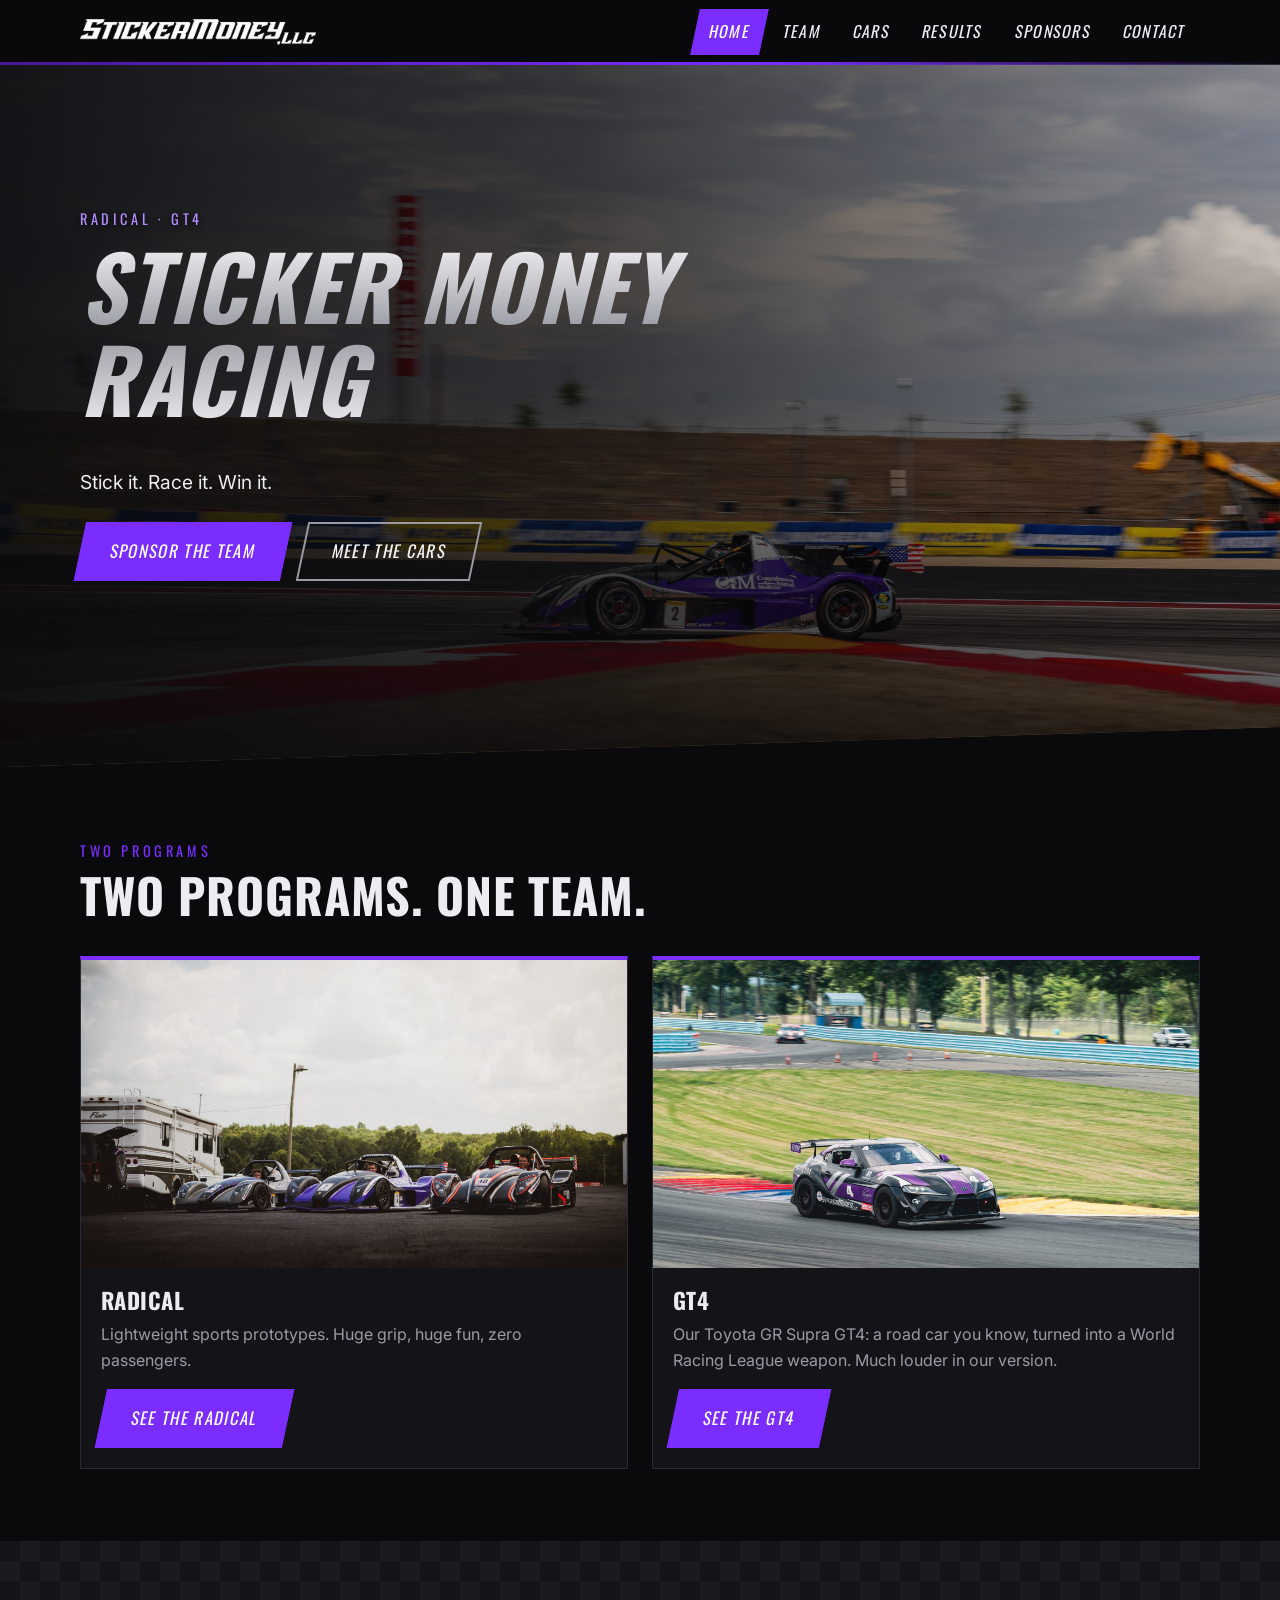
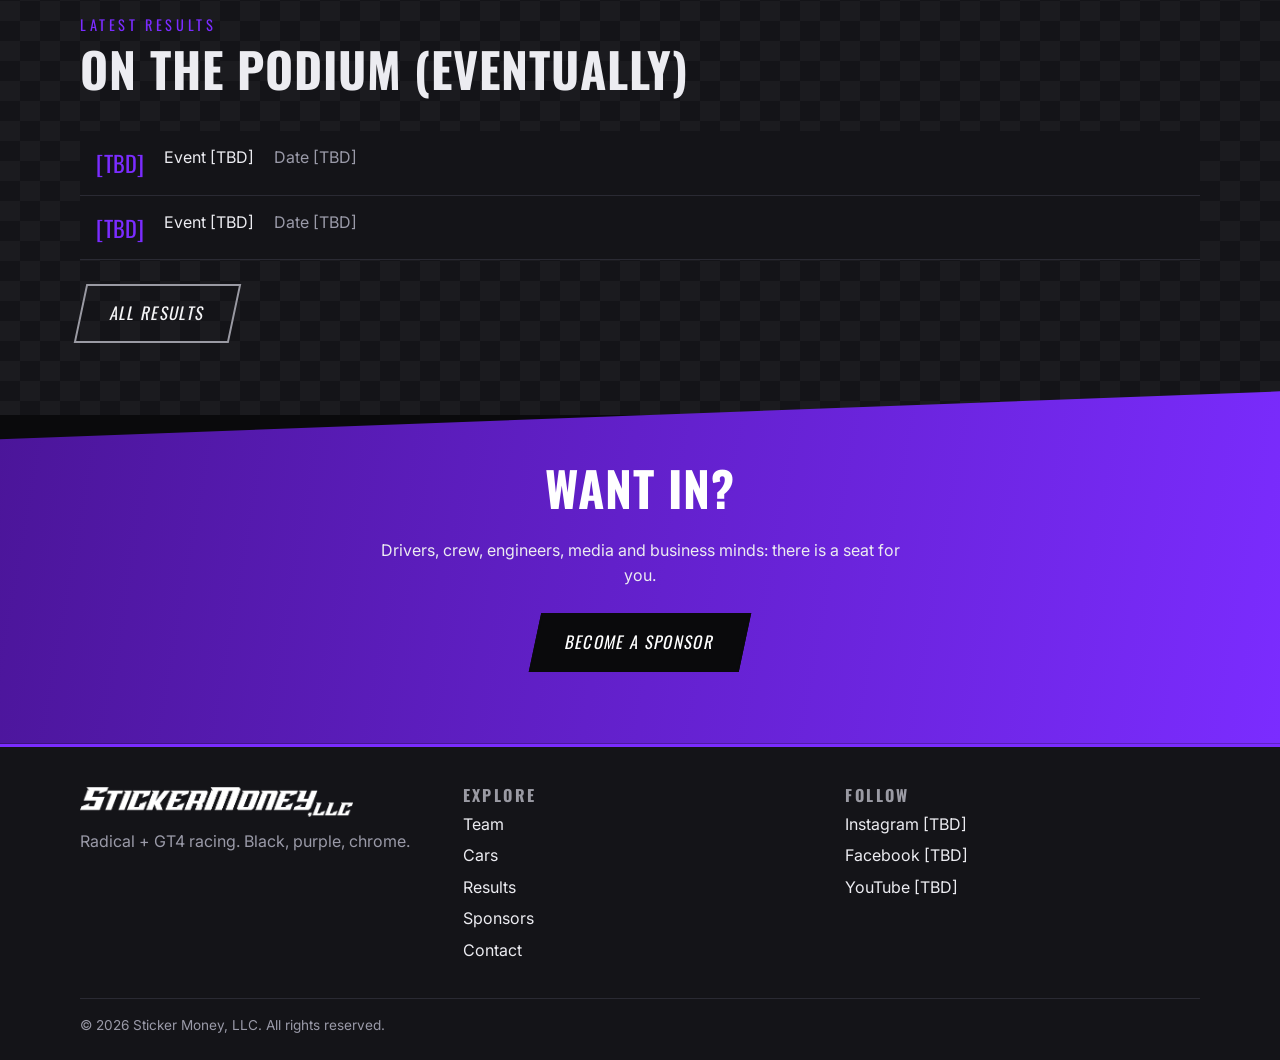
<file: index.html>
<!doctype html>
<html lang="en">
<head>
  <meta charset="utf-8">
  <meta name="viewport" content="width=device-width, initial-scale=1">
  <title>Home | Sticker Money Racing</title>
  <meta name="description" content="Sticker Money Racing: Radical and GT4 racing team. [TBD]">
  <link rel="preconnect" href="https://fonts.googleapis.com">
  <link rel="preconnect" href="https://fonts.gstatic.com" crossorigin>
  <link href="https://fonts.googleapis.com/css2?family=Inter:wght@400;600&family=Oswald:wght@500;700&display=swap" rel="stylesheet">
  <link rel="stylesheet" href="assets/css/style.css">
</head>
<body>
  <a class="skip-link" href="#main">Skip to content</a>
  <header class="site-header">
    <div class="container header-inner">
      <a class="brand" href="index.html"><img src="assets/img/logo-white.png" alt="Sticker Money Racing"></a>
      <button class="nav-toggle" aria-label="Menu" aria-expanded="false" aria-controls="site-nav"><span></span></button>
      <nav class="site-nav" id="site-nav" aria-label="Main">
        <ul>
          <li><a href="index.html" aria-current="page">Home</a></li>
          <li><a href="team.html">Team</a></li>
          <li><a href="cars.html">Cars</a></li>
          <li><a href="results.html">Results</a></li>
          <li><a href="sponsors.html">Sponsors</a></li>
          <li><a href="contact.html">Contact</a></li>
        </ul>
      </nav>
    </div>
  </header>

  <main id="main">
    <section class="hero hero-photo">
      <img class="hero-bg" src="assets/img/photos/radical-cota-kerb.jpg" alt="Purple Radical on the kerbs at COTA">
      <div class="container hero-inner">
        <div>
          <span class="eyebrow">Radical &middot; GT4</span>
          <h1 class="chrome-text">Sticker Money Racing</h1>
          <p class="tagline">Stick it. Race it. Win it.</p>
          <div class="btn-row">
            <a class="btn" href="sponsors.html">Sponsor the Team</a>
            <a class="btn btn-outline" href="cars.html">Meet the Cars</a>
          </div>
        </div>
      </div>
    </section>

    <section class="section">
      <div class="container">
        <div class="section-head reveal"><span class="eyebrow">Two programs</span><h2>Two Programs. One Team.</h2></div>
        <div class="card-grid">
          <a class="card card-link reveal" href="cars.html">
            <img src="assets/img/photos/radical-trio-paddock.jpg" alt="Three purple Radicals in the paddock">
            <div class="card-body"><h3>Radical</h3><p>Lightweight sports prototypes. Huge grip, huge fun, zero passengers.</p><span class="btn">See the Radical</span></div>
          </a>
          <a class="card card-link reveal" href="cars.html">
            <img src="assets/img/photos/gt4-watkins.jpg" alt="Purple and black GT4 car">
            <div class="card-body"><h3>GT4</h3><p>Our Toyota GR Supra GT4: a road car you know, turned into a World Racing League weapon. Much louder in our version.</p><span class="btn">See the GT4</span></div>
          </a>
        </div>
      </div>
    </section>

    <section class="section section-alt checkered">
      <div class="container">
        <div class="section-head reveal"><span class="eyebrow">Latest results</span><h2>On the Podium (Eventually)</h2></div>
        <ul class="result-list reveal">
          <li><span class="pos">[TBD]</span><span>Event [TBD]</span><span class="muted">Date [TBD]</span></li>
          <li><span class="pos">[TBD]</span><span>Event [TBD]</span><span class="muted">Date [TBD]</span></li>
        </ul>
        <div class="btn-row"><a class="btn btn-outline" href="results.html">All Results</a></div>
      </div>
    </section>

    <section class="cta-band">
      <div class="container">
        <h2>Want In?</h2>
        <p>Drivers, crew, engineers, media and business minds: there is a seat for you.</p>
        <div class="btn-row">
          <a class="btn" href="sponsors.html">Become a Sponsor</a>
        </div>
      </div>
    </section>
  </main>

  <footer class="site-footer">
    <div class="container">
      <div class="footer-grid">
        <div>
          <img src="assets/img/logo-white.png" alt="Sticker Money Racing" style="height:30px;width:auto;margin-bottom:12px">
          <p class="muted">Radical + GT4 racing. Black, purple, chrome.</p>
        </div>
        <div>
          <h4>Explore</h4>
          <ul>
            <li><a href="team.html">Team</a></li>
            <li><a href="cars.html">Cars</a></li>
            <li><a href="results.html">Results</a></li>
            <li><a href="sponsors.html">Sponsors</a></li>
            <li><a href="contact.html">Contact</a></li>
          </ul>
        </div>
        <div>
          <h4>Follow</h4>
          <ul>
            <li><a href="#">Instagram [TBD]</a></li>
            <li><a href="#">Facebook [TBD]</a></li>
            <li><a href="#">YouTube [TBD]</a></li>
          </ul>
        </div>
      </div>
      <div class="footer-bottom">&copy; 2026 Sticker Money, LLC. All rights reserved.</div>
    </div>
  </footer>
  <script src="assets/js/main.js"></script>
</body>
</html>
</file>
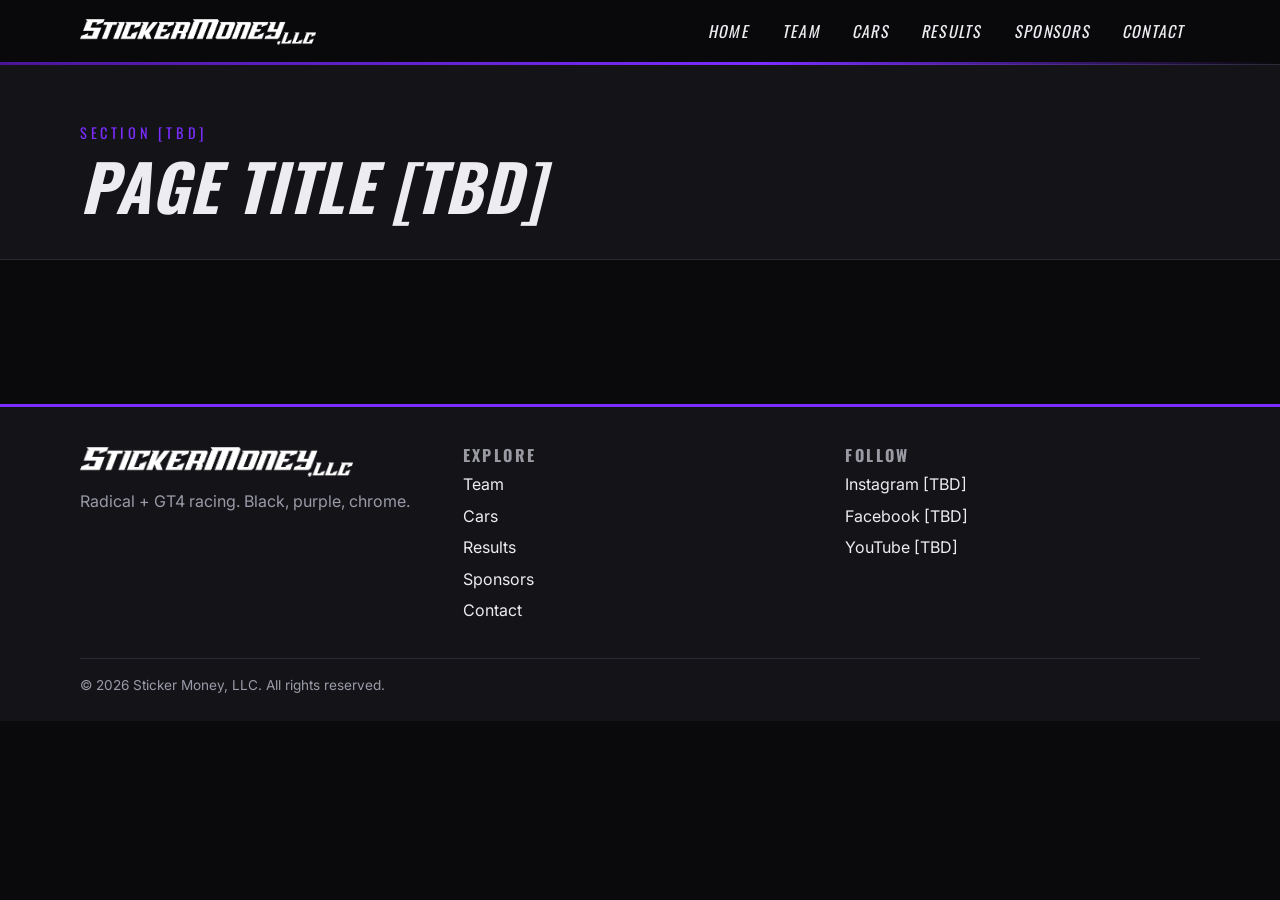
<file: _template.html>
<!doctype html>
<html lang="en">
<head>
  <meta charset="utf-8">
  <meta name="viewport" content="width=device-width, initial-scale=1">
  <title>Template | Sticker Money Racing</title>
  <meta name="description" content="Sticker Money Racing: Radical and GT4 racing team. [TBD]">
  <link rel="preconnect" href="https://fonts.googleapis.com">
  <link rel="preconnect" href="https://fonts.gstatic.com" crossorigin>
  <link href="https://fonts.googleapis.com/css2?family=Inter:wght@400;600&family=Oswald:wght@500;700&display=swap" rel="stylesheet">
  <link rel="stylesheet" href="assets/css/style.css">
</head>
<body>
  <a class="skip-link" href="#main">Skip to content</a>
  <header class="site-header">
    <div class="container header-inner">
      <a class="brand" href="index.html"><img src="assets/img/logo-white.png" alt="Sticker Money Racing"></a>
      <button class="nav-toggle" aria-label="Menu" aria-expanded="false" aria-controls="site-nav"><span></span></button>
      <nav class="site-nav" id="site-nav" aria-label="Main">
        <ul>
          <li><a href="index.html">Home</a></li>
          <li><a href="team.html">Team</a></li>
          <li><a href="cars.html">Cars</a></li>
          <li><a href="results.html">Results</a></li>
          <li><a href="sponsors.html">Sponsors</a></li>
          <li><a href="contact.html">Contact</a></li>
        </ul>
      </nav>
    </div>
  </header>

  <!--
    HOW TO BUILD A PAGE FROM THIS TEMPLATE
    1. Copy this file to e.g. team.html. Change <title> and the meta description.
    2. In the nav, add  aria-current="page"  to your page's link.
    3. Replace the <main> contents. Pages after the first use the .page-title block, then sections.
    4. Every <img> without a real photo uses a placeholder svg and gets data-todo="photo: ...".
    5. Unknown facts are written as [TBD]. Links are relative (no leading slash).
    Add class="reveal" to any block for a fade-in on scroll.

    COMPONENTS (copy the snippet, edit text):

    PAGE TITLE
      <div class="page-title"><div class="container"><span class="eyebrow">Section</span><h1>Title</h1></div></div>

    SECTION (.section, .section-alt for panel bg, .section-angled for slanted edges, .checkered for pattern)
      <section class="section"><div class="container">
        <div class="section-head"><span class="eyebrow">Eyebrow</span><h2>Heading</h2></div> ... </div></section>
      <hr class="stripes">   purple speed-stripe divider

    BUTTONS   <a class="btn" href="x.html">Primary</a>  <a class="btn btn-outline" href="x.html">Outline</a>
              wrap in <div class="btn-row">

    CARD GRID
      <div class="card-grid">
        <article class="card"><img src="assets/img/placeholder-car.svg" alt="" data-todo="photo: ...">
          <div class="card-body"><h3>Title</h3><p>Text</p><a class="btn" href="x.html">Go</a></div></article>
      </div>

    STAT STRIP
      <div class="stat-strip">
        <div class="stat"><div class="stat-value">[TBD]</div><div class="stat-label">Wins</div></div>
      </div>

    PERSON CARD
      <div class="person-grid">
        <article class="person-card"><img src="assets/img/placeholder-person.svg" alt="" data-todo="photo: ...">
          <h3>Name [TBD]</h3><div class="role">Driver [TBD]</div><p>Short bio [TBD]</p></article>
      </div>

    CAR SPEC TABLE
      <table class="spec-table"><caption>Radical [TBD]</caption>
        <tr><th>Engine</th><td>[TBD]</td></tr>
        <tr><th>Power</th><td>[TBD]</td></tr></table>

    RESULTS LIST
      <ul class="result-list"><li><span class="pos">[TBD]</span><span>Event [TBD]</span><span class="muted">Date [TBD]</span></li></ul>

    SPONSOR LOGO GRID
      <div class="sponsor-grid"><div class="sponsor-logo">Sponsor [TBD]</div>
        <div class="sponsor-logo"><img src="..." alt="Name"></div></div>
      Sponsor strip on a page: <div class="sponsor-strip"><div class="container">...grid...</div></div>

    TIER CARDS (add .tier-featured to the highlighted one)
      <div class="tier-grid">
        <article class="tier-card"><h3>Tier [TBD]</h3><div class="price">[TBD]</div>
          <ul><li>Benefit [TBD]</li></ul><a class="btn" href="contact.html">Enquire</a></article>
      </div>

    CTA BAND (put last, right before the footer)
      <section class="cta-band"><div class="container"><h2>Heading</h2><p>Text</p>
        <div class="btn-row"><a class="btn" href="contact.html">Get in Touch</a></div></div></section>

    FORM (no backend yet: action is [TBD])
      <form class="form" action="#" method="post">
        <div><label for="name">Name</label><input id="name" name="name" required></div>
        <div><label for="msg">Message</label><textarea id="msg" name="msg"></textarea></div>
        <button class="btn" type="submit">Send</button></form>
  -->
  <main id="main">
    <div class="page-title"><div class="container"><span class="eyebrow">Section [TBD]</span><h1>Page title [TBD]</h1></div></div>
    <section class="section">
      <div class="container">
        <!-- page content here -->
      </div>
    </section>
  </main>

  <footer class="site-footer">
    <div class="container">
      <div class="footer-grid">
        <div>
          <img src="assets/img/logo-white.png" alt="Sticker Money Racing" style="height:30px;width:auto;margin-bottom:12px">
          <p class="muted">Radical + GT4 racing. Black, purple, chrome.</p>
        </div>
        <div>
          <h4>Explore</h4>
          <ul>
            <li><a href="team.html">Team</a></li>
            <li><a href="cars.html">Cars</a></li>
            <li><a href="results.html">Results</a></li>
            <li><a href="sponsors.html">Sponsors</a></li>
            <li><a href="contact.html">Contact</a></li>
          </ul>
        </div>
        <div>
          <h4>Follow</h4>
          <ul>
            <li><a href="#">Instagram [TBD]</a></li>
            <li><a href="#">Facebook [TBD]</a></li>
            <li><a href="#">YouTube [TBD]</a></li>
          </ul>
        </div>
      </div>
      <div class="footer-bottom">&copy; 2026 Sticker Money, LLC. All rights reserved.</div>
    </div>
  </footer>
  <script src="assets/js/main.js"></script>
</body>
</html>
</file>
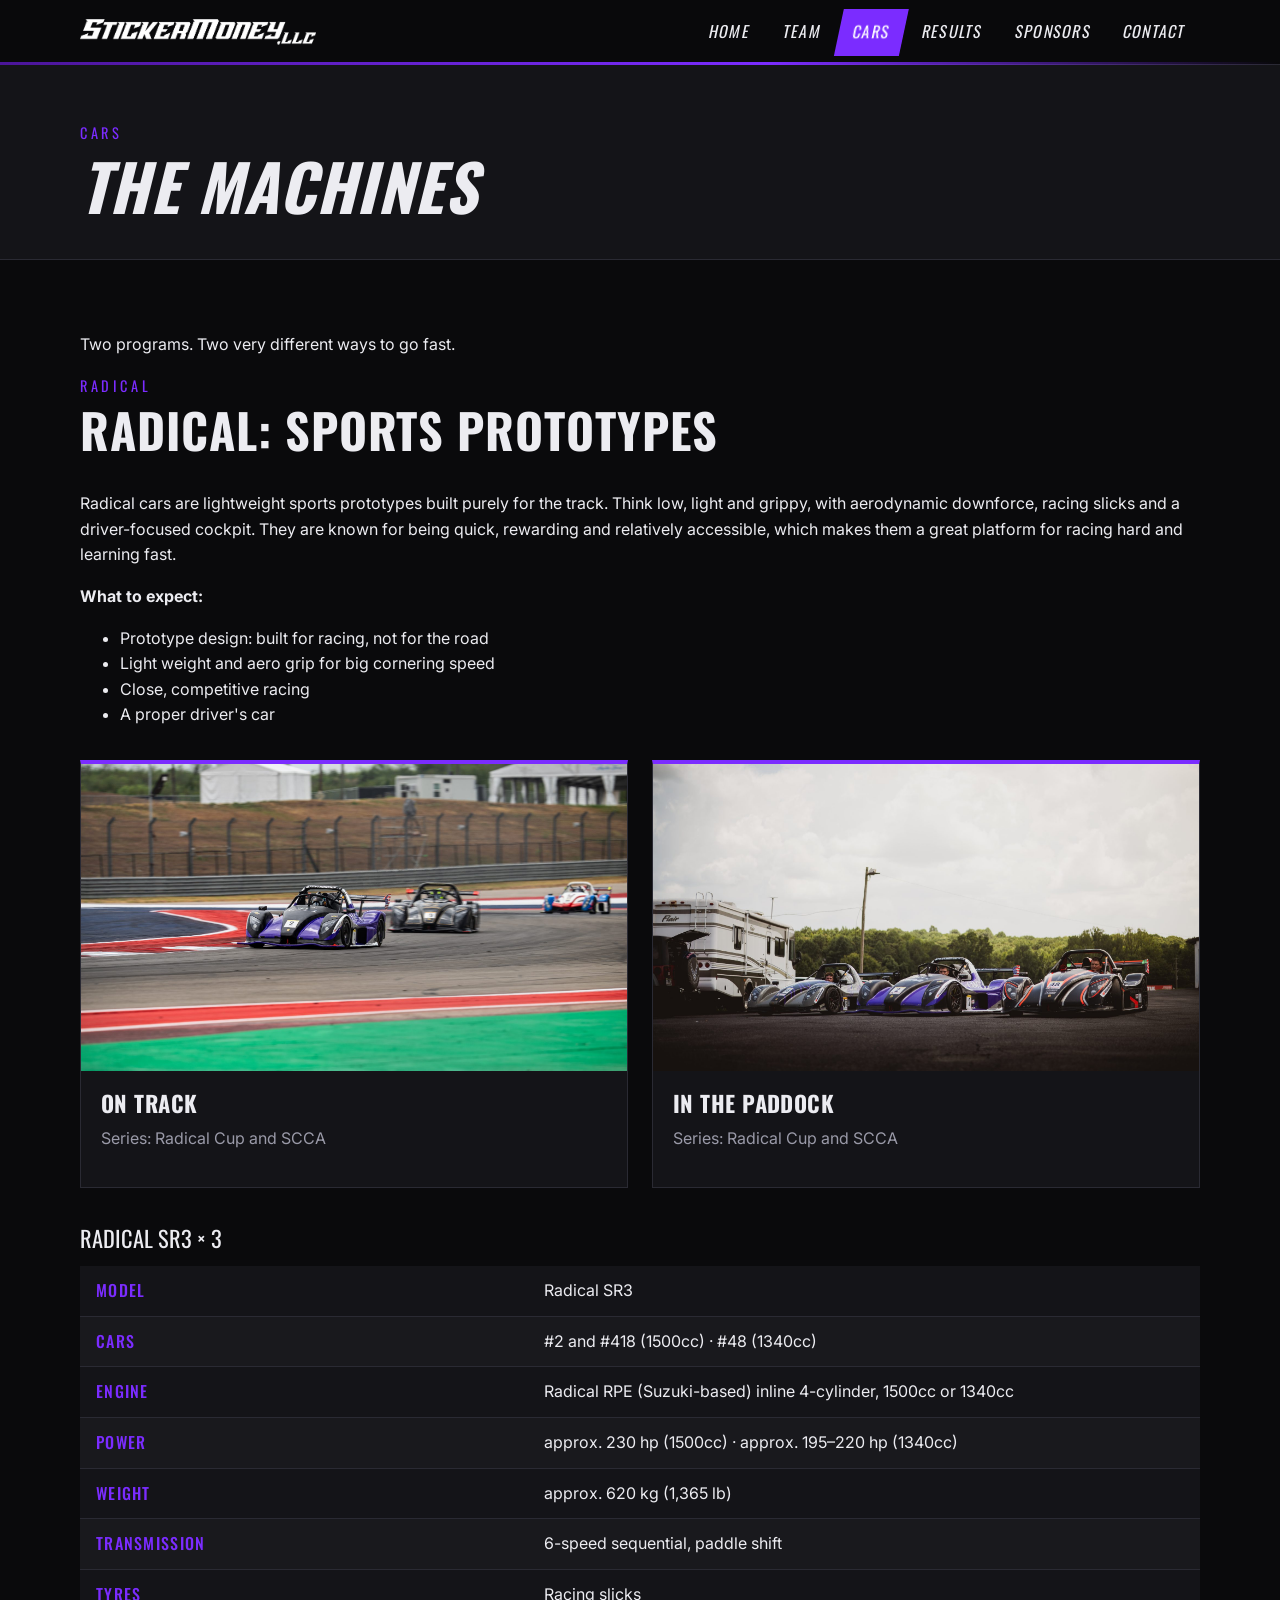
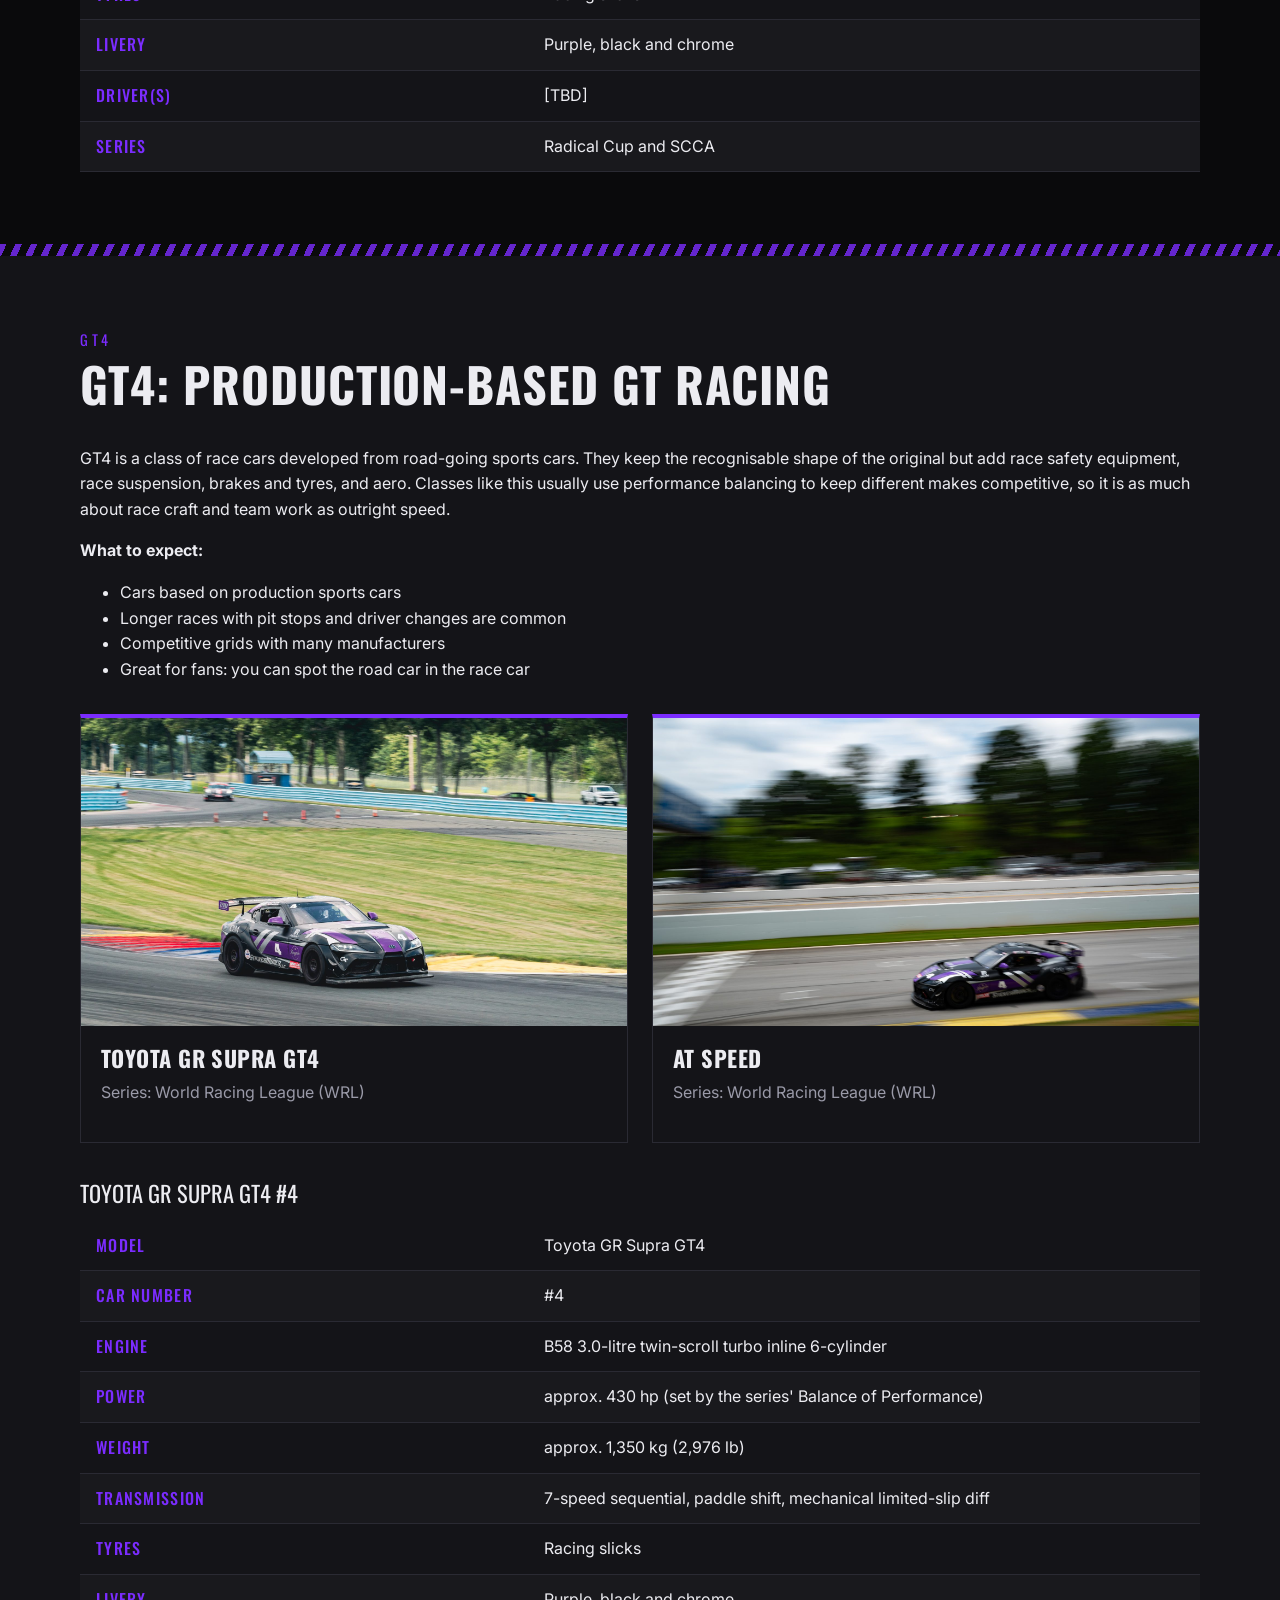
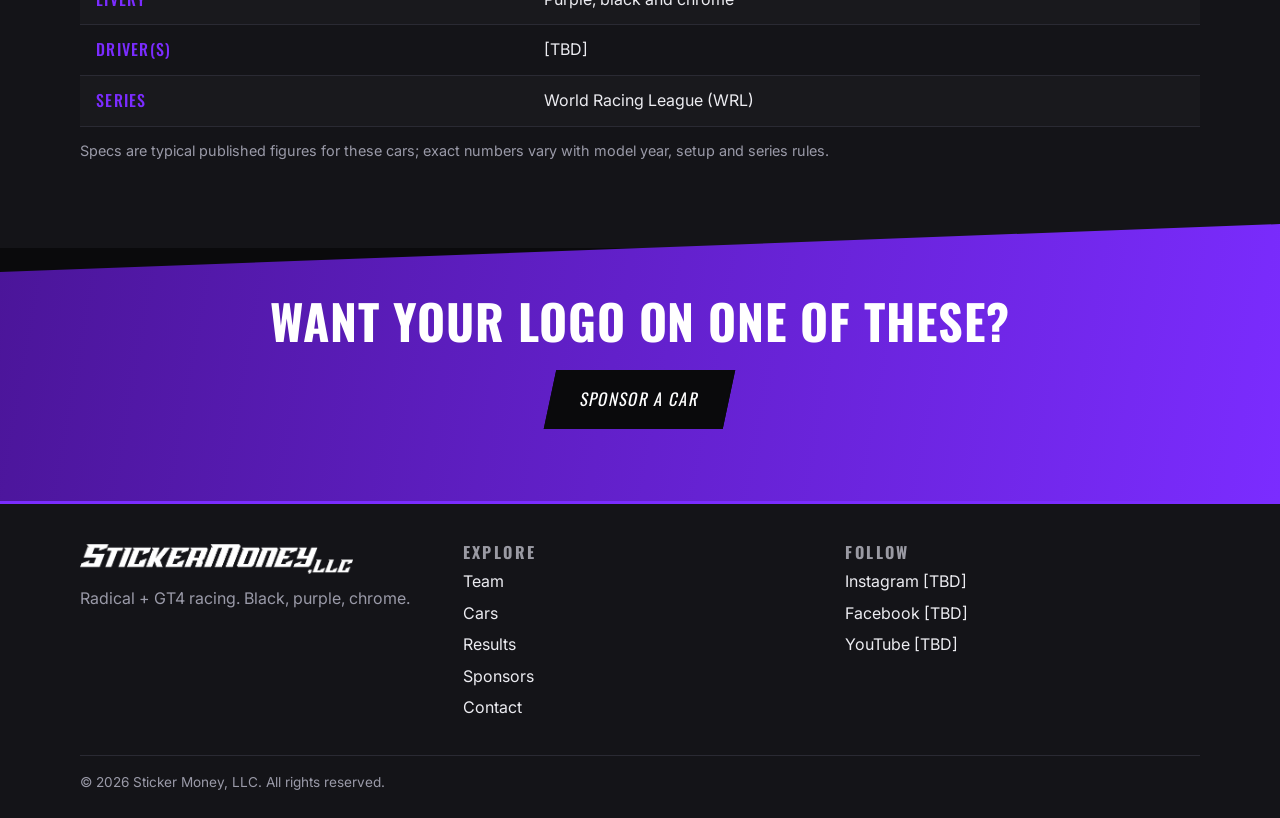
<file: cars.html>
<!doctype html>
<html lang="en">
<head>
  <meta charset="utf-8">
  <meta name="viewport" content="width=device-width, initial-scale=1">
  <title>Cars | Sticker Money Racing</title>
  <meta name="description" content="Sticker Money Racing: Radical and GT4 racing team. [TBD]">
  <link rel="preconnect" href="https://fonts.googleapis.com">
  <link rel="preconnect" href="https://fonts.gstatic.com" crossorigin>
  <link href="https://fonts.googleapis.com/css2?family=Inter:wght@400;600&family=Oswald:wght@500;700&display=swap" rel="stylesheet">
  <link rel="stylesheet" href="assets/css/style.css">
</head>
<body>
  <a class="skip-link" href="#main">Skip to content</a>
  <header class="site-header">
    <div class="container header-inner">
      <a class="brand" href="index.html"><img src="assets/img/logo-white.png" alt="Sticker Money Racing"></a>
      <button class="nav-toggle" aria-label="Menu" aria-expanded="false" aria-controls="site-nav"><span></span></button>
      <nav class="site-nav" id="site-nav" aria-label="Main">
        <ul>
          <li><a href="index.html">Home</a></li>
          <li><a href="team.html">Team</a></li>
          <li><a href="cars.html" aria-current="page">Cars</a></li>
          <li><a href="results.html">Results</a></li>
          <li><a href="sponsors.html">Sponsors</a></li>
          <li><a href="contact.html">Contact</a></li>
        </ul>
      </nav>
    </div>
  </header>

  <main id="main">
    <div class="page-title"><div class="container"><span class="eyebrow">Cars</span><h1>The Machines</h1></div></div>
    <section class="section">
      <div class="container">
        <p class="reveal">Two programs. Two very different ways to go fast.</p>
        <div class="section-head reveal"><span class="eyebrow">Radical</span><h2>Radical: Sports Prototypes</h2></div>
        <p>Radical cars are lightweight sports prototypes built purely for the track. Think low, light and grippy, with aerodynamic downforce, racing slicks and a driver-focused cockpit. They are known for being quick, rewarding and relatively accessible, which makes them a great platform for racing hard and learning fast.</p>
        <p><strong>What to expect:</strong></p>
        <ul>
          <li>Prototype design: built for racing, not for the road</li>
          <li>Light weight and aero grip for big cornering speed</li>
          <li>Close, competitive racing</li>
          <li>A proper driver's car</li>
        </ul>
        <div class="card-grid reveal" style="margin-top:32px">
          <article class="card"><img src="assets/img/photos/radical-cota-pack.jpg" alt="Purple Radical leading other prototypes through a corner at COTA">
            <div class="card-body"><h3>On track</h3><p>Series: Radical Cup and SCCA</p></div></article>
          <article class="card"><img src="assets/img/photos/radical-trio-paddock.jpg" alt="Three Radicals lined up in the paddock in front of a race transporter">
            <div class="card-body"><h3>In the paddock</h3><p>Series: Radical Cup and SCCA</p></div></article>
        </div>
        <table class="spec-table reveal" style="margin-top:32px"><caption>Radical SR3 &times; 3</caption>
          <tr><th>Model</th><td>Radical SR3</td></tr>
          <tr><th>Cars</th><td>#2 and #418 (1500cc) &middot; #48 (1340cc)</td></tr>
          <tr><th>Engine</th><td>Radical RPE (Suzuki-based) inline 4-cylinder, 1500cc or 1340cc</td></tr>
          <tr><th>Power</th><td>approx. 230 hp (1500cc) &middot; approx. 195&ndash;220 hp (1340cc)</td></tr>
          <tr><th>Weight</th><td>approx. 620 kg (1,365 lb)</td></tr>
          <tr><th>Transmission</th><td>6-speed sequential, paddle shift</td></tr>
          <tr><th>Tyres</th><td>Racing slicks</td></tr>
          <tr><th>Livery</th><td>Purple, black and chrome</td></tr>
          <tr><th>Driver(s)</th><td>[TBD]</td></tr>
          <tr><th>Series</th><td>Radical Cup and SCCA</td></tr></table>
      </div>
    </section>
    <hr class="stripes">
    <section class="section section-alt">
      <div class="container">
        <div class="section-head reveal"><span class="eyebrow">GT4</span><h2>GT4: Production-Based GT Racing</h2></div>
        <p>GT4 is a class of race cars developed from road-going sports cars. They keep the recognisable shape of the original but add race safety equipment, race suspension, brakes and tyres, and aero. Classes like this usually use performance balancing to keep different makes competitive, so it is as much about race craft and team work as outright speed.</p>
        <p><strong>What to expect:</strong></p>
        <ul>
          <li>Cars based on production sports cars</li>
          <li>Longer races with pit stops and driver changes are common</li>
          <li>Competitive grids with many manufacturers</li>
          <li>Great for fans: you can spot the road car in the race car</li>
        </ul>
        <div class="card-grid reveal" style="margin-top:32px">
          <article class="card"><img src="assets/img/photos/gt4-watkins.jpg" alt="Purple and black Toyota GR Supra GT4 on a grass-lined track">
            <div class="card-body"><h3>Toyota GR Supra GT4</h3><p>Series: World Racing League (WRL)</p></div></article>
          <article class="card"><img src="assets/img/photos/gt4-panning.jpg" alt="Toyota GR Supra GT4 at speed, blurred by a panning shot">
            <div class="card-body"><h3>At speed</h3><p>Series: World Racing League (WRL)</p></div></article>
        </div>
        <table class="spec-table reveal" style="margin-top:32px"><caption>Toyota GR Supra GT4 #4</caption>
          <tr><th>Model</th><td>Toyota GR Supra GT4</td></tr>
          <tr><th>Car number</th><td>#4</td></tr>
          <tr><th>Engine</th><td>B58 3.0-litre twin-scroll turbo inline 6-cylinder</td></tr>
          <tr><th>Power</th><td>approx. 430 hp (set by the series' Balance of Performance)</td></tr>
          <tr><th>Weight</th><td>approx. 1,350 kg (2,976 lb)</td></tr>
          <tr><th>Transmission</th><td>7-speed sequential, paddle shift, mechanical limited-slip diff</td></tr>
          <tr><th>Tyres</th><td>Racing slicks</td></tr>
          <tr><th>Livery</th><td>Purple, black and chrome</td></tr>
          <tr><th>Driver(s)</th><td>[TBD]</td></tr>
          <tr><th>Series</th><td>World Racing League (WRL)</td></tr></table>
        <p class="muted" style="margin-top:12px;font-size:.9rem">Specs are typical published figures for these cars; exact numbers vary with model year, setup and series rules.</p>
      </div>
    </section>
    <section class="cta-band">
      <div class="container">
        <h2>Want your logo on one of these?</h2>
        <div class="btn-row"><a class="btn" href="sponsors.html">Sponsor a Car</a></div>
      </div>
    </section>
  </main>

  <footer class="site-footer">
    <div class="container">
      <div class="footer-grid">
        <div>
          <img src="assets/img/logo-white.png" alt="Sticker Money Racing" style="height:30px;width:auto;margin-bottom:12px">
          <p class="muted">Radical + GT4 racing. Black, purple, chrome.</p>
        </div>
        <div>
          <h4>Explore</h4>
          <ul>
            <li><a href="team.html">Team</a></li>
            <li><a href="cars.html">Cars</a></li>
            <li><a href="results.html">Results</a></li>
            <li><a href="sponsors.html">Sponsors</a></li>
            <li><a href="contact.html">Contact</a></li>
          </ul>
        </div>
        <div>
          <h4>Follow</h4>
          <ul>
            <li><a href="#">Instagram [TBD]</a></li>
            <li><a href="#">Facebook [TBD]</a></li>
            <li><a href="#">YouTube [TBD]</a></li>
          </ul>
        </div>
      </div>
      <div class="footer-bottom">&copy; 2026 Sticker Money, LLC. All rights reserved.</div>
    </div>
  </footer>
  <script src="assets/js/main.js"></script>
</body>
</html>
</file>
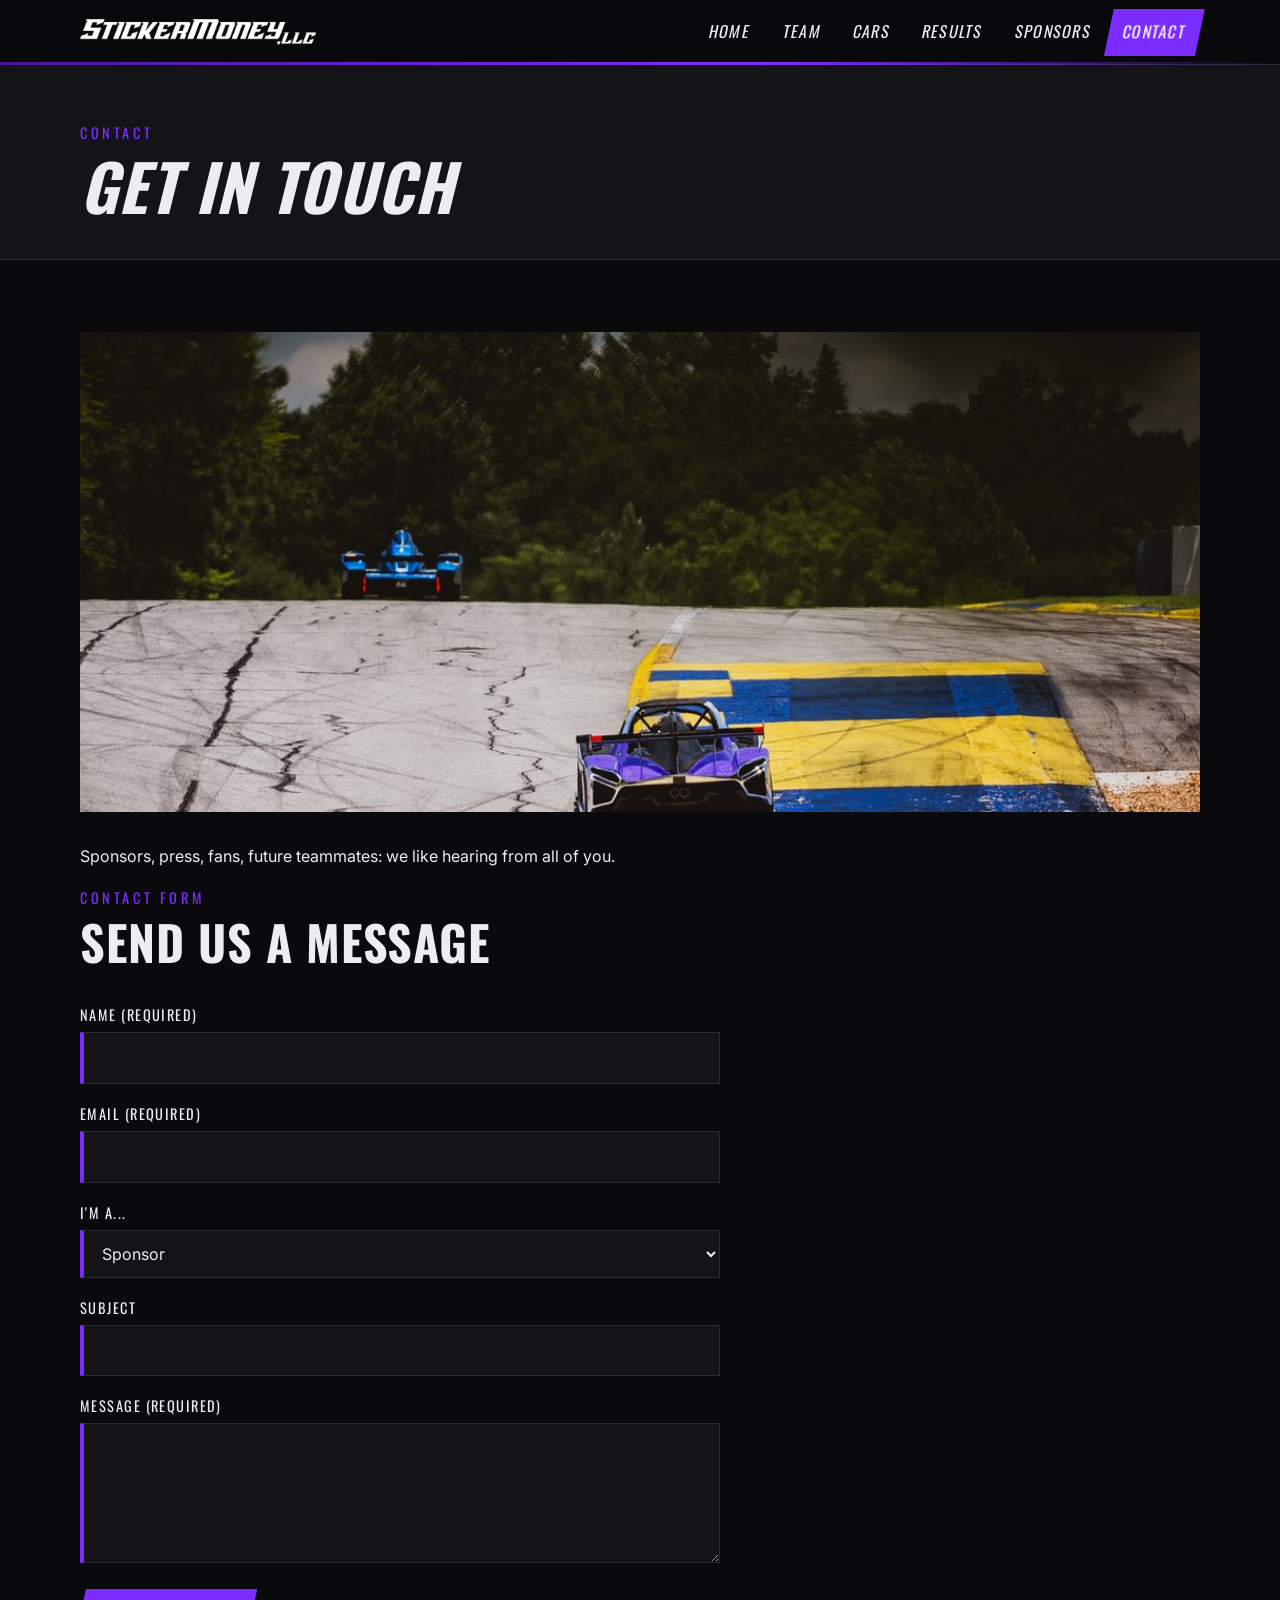
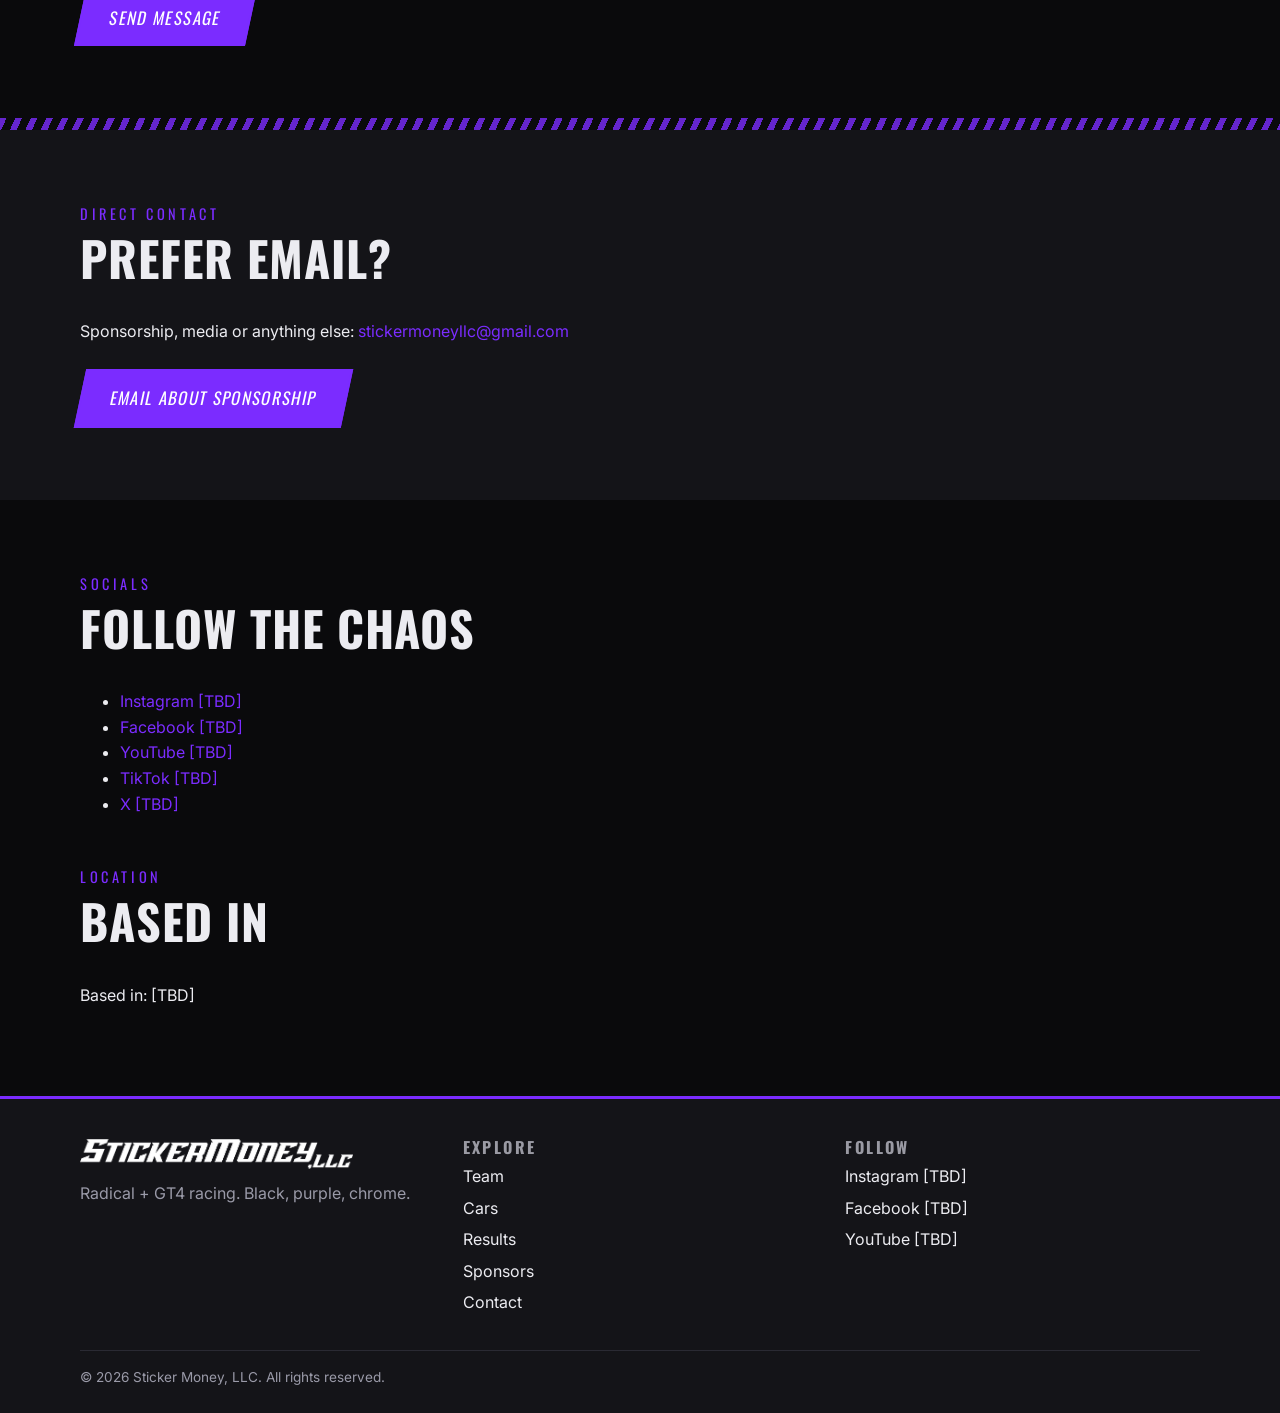
<file: contact.html>
<!doctype html>
<html lang="en">
<head>
  <meta charset="utf-8">
  <meta name="viewport" content="width=device-width, initial-scale=1">
  <title>Contact | Sticker Money Racing</title>
  <meta name="description" content="Sticker Money Racing: Radical and GT4 racing team. [TBD]">
  <link rel="preconnect" href="https://fonts.googleapis.com">
  <link rel="preconnect" href="https://fonts.gstatic.com" crossorigin>
  <link href="https://fonts.googleapis.com/css2?family=Inter:wght@400;600&family=Oswald:wght@500;700&display=swap" rel="stylesheet">
  <link rel="stylesheet" href="assets/css/style.css">
</head>
<body>
  <a class="skip-link" href="#main">Skip to content</a>
  <header class="site-header">
    <div class="container header-inner">
      <a class="brand" href="index.html"><img src="assets/img/logo-white.png" alt="Sticker Money Racing"></a>
      <button class="nav-toggle" aria-label="Menu" aria-expanded="false" aria-controls="site-nav"><span></span></button>
      <nav class="site-nav" id="site-nav" aria-label="Main">
        <ul>
          <li><a href="index.html">Home</a></li>
          <li><a href="team.html">Team</a></li>
          <li><a href="cars.html">Cars</a></li>
          <li><a href="results.html">Results</a></li>
          <li><a href="sponsors.html">Sponsors</a></li>
          <li><a href="contact.html" aria-current="page">Contact</a></li>
        </ul>
      </nav>
    </div>
  </header>

  <main id="main">
    <div class="page-title"><div class="container"><span class="eyebrow">Contact</span><h1>Get in Touch</h1></div></div>
    <section class="section">
      <div class="container">
        <img src="assets/img/photos/radical-storm-sky.jpg" alt="Purple Radical on the track under a dramatic storm sky" style="width:100%;aspect-ratio:21/9;object-fit:cover;object-position:center 60%;margin-bottom:32px">
        <p class="reveal">Sponsors, press, fans, future teammates: we like hearing from all of you.</p>
        <div class="section-head reveal"><span class="eyebrow">Contact form</span><h2>Send Us a Message</h2></div>
        <!-- Sent by FormSubmit (formsubmit.co) to the team inbox; the first message ever sent needs a one-time activation click in that inbox. -->
        <form class="form reveal" action="https://formsubmit.co/stickermoneyllc@gmail.com" method="post">
          <input type="hidden" name="_subject" value="New message from stickermoneyracing website">
          <input type="hidden" name="_template" value="table">
          <input type="hidden" name="_next" value="https://stickermoneyracing.com/contact.html?sent=1">
          <input type="text" name="_honey" style="display:none" tabindex="-1" autocomplete="off">
          <div><label for="name">Name (required)</label><input id="name" name="name" required></div>
          <div><label for="email">Email (required)</label><input id="email" name="email" type="email" required></div>
          <div><label for="type">I'm a...</label><select id="type" name="type">
            <option>Sponsor</option><option>Media</option><option>Fan</option><option>Applicant</option><option>Other</option></select></div>
          <div><label for="subject">Subject</label><input id="subject" name="subject"></div>
          <div><label for="msg">Message (required)</label><textarea id="msg" name="msg" required></textarea></div>
          <button class="btn" type="submit">Send Message</button></form>
        <p id="sent-msg" class="chrome-text" hidden><strong>Message sent. We'll be in touch faster than a Radical on slicks.</strong></p>
        <script>if (/[?&]sent=1/.test(location.search)) document.getElementById('sent-msg').hidden = false;</script>
      </div>
    </section>
    <hr class="stripes">
    <section class="section section-alt">
      <div class="container">
        <div class="section-head reveal"><span class="eyebrow">Direct contact</span><h2>Prefer Email?</h2></div>
        <p class="reveal">Sponsorship, media or anything else: <a href="mailto:stickermoneyllc@gmail.com">stickermoneyllc@gmail.com</a></p>
        <div class="btn-row reveal"><a class="btn" href="mailto:stickermoneyllc@gmail.com?subject=Sponsorship%20enquiry">Email about sponsorship</a></div>
      </div>
    </section>
    <section class="section">
      <div class="container">
        <div class="section-head reveal"><span class="eyebrow">Socials</span><h2>Follow the Chaos</h2></div>
        <ul class="reveal">
          <li><a href="#">Instagram [TBD]</a></li>
          <li><a href="#">Facebook [TBD]</a></li>
          <li><a href="#">YouTube [TBD]</a></li>
          <li><a href="#">TikTok [TBD]</a></li>
          <li><a href="#">X [TBD]</a></li>
        </ul>
        <div class="section-head reveal" style="margin-top:48px"><span class="eyebrow">Location</span><h2>Based in</h2></div>
        <p>Based in: [TBD]</p>
      </div>
    </section>
  </main>

  <footer class="site-footer">
    <div class="container">
      <div class="footer-grid">
        <div>
          <img src="assets/img/logo-white.png" alt="Sticker Money Racing" style="height:30px;width:auto;margin-bottom:12px">
          <p class="muted">Radical + GT4 racing. Black, purple, chrome.</p>
        </div>
        <div>
          <h4>Explore</h4>
          <ul>
            <li><a href="team.html">Team</a></li>
            <li><a href="cars.html">Cars</a></li>
            <li><a href="results.html">Results</a></li>
            <li><a href="sponsors.html">Sponsors</a></li>
            <li><a href="contact.html">Contact</a></li>
          </ul>
        </div>
        <div>
          <h4>Follow</h4>
          <ul>
            <li><a href="#">Instagram [TBD]</a></li>
            <li><a href="#">Facebook [TBD]</a></li>
            <li><a href="#">YouTube [TBD]</a></li>
          </ul>
        </div>
      </div>
      <div class="footer-bottom">&copy; 2026 Sticker Money, LLC. All rights reserved.</div>
    </div>
  </footer>
  <script src="assets/js/main.js"></script>
</body>
</html>
</file>
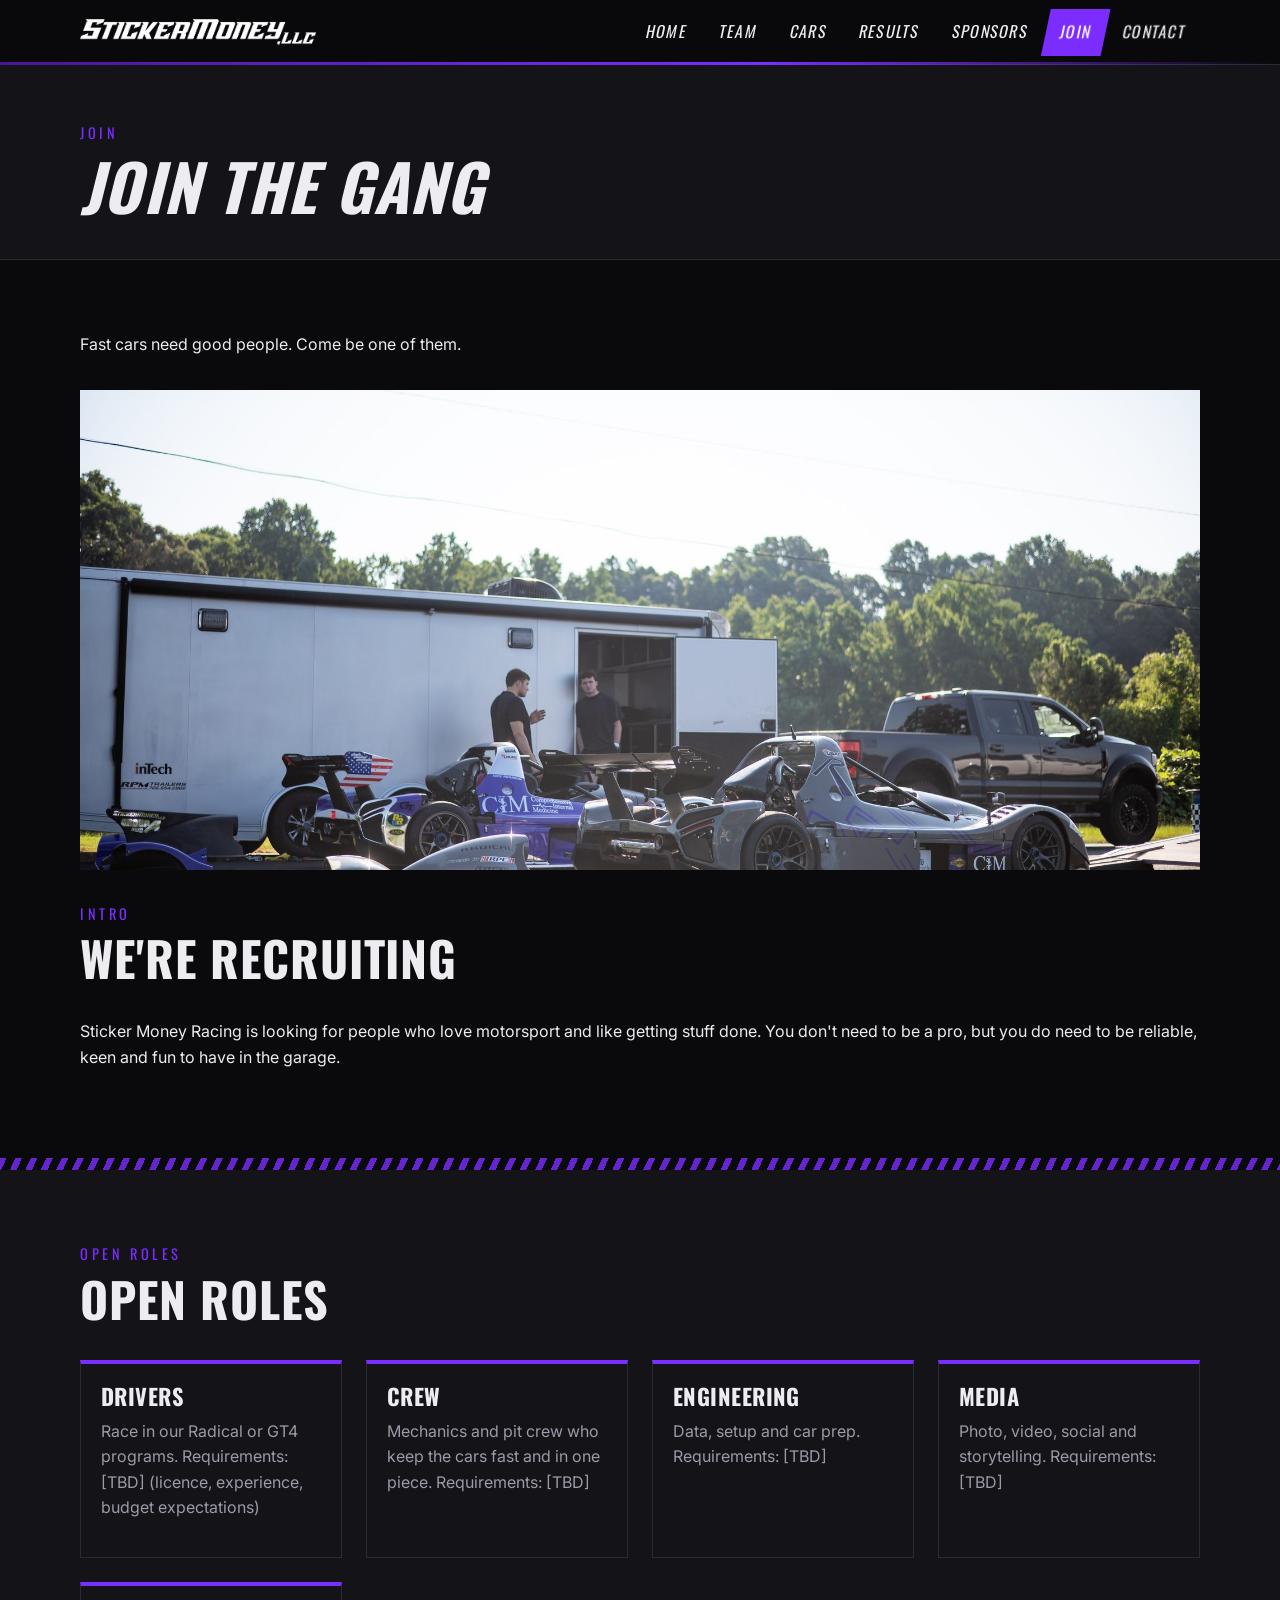
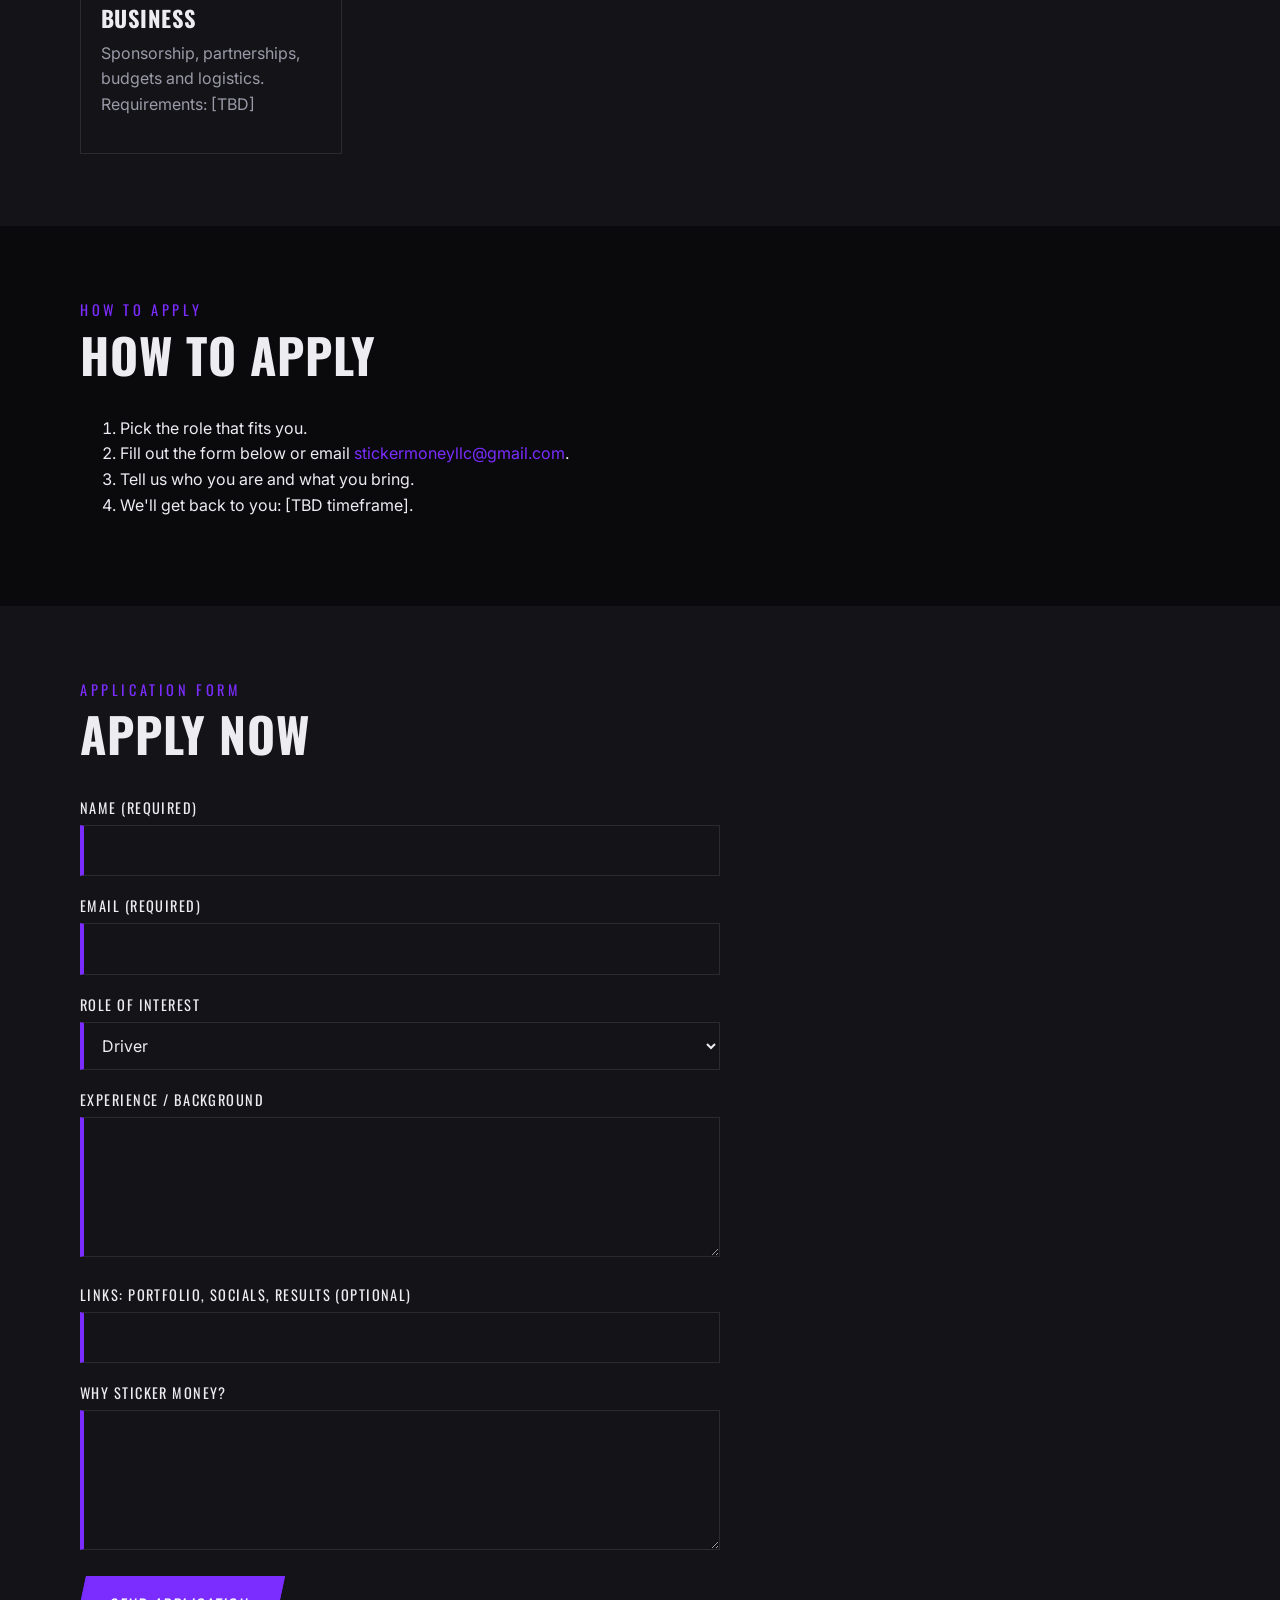
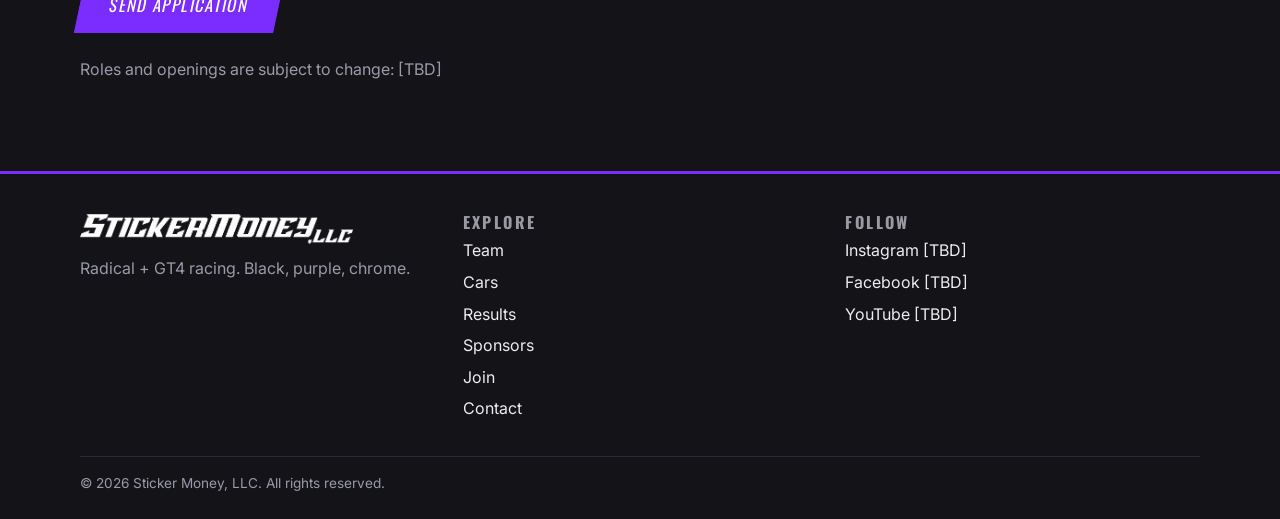
<file: join.html>
<!doctype html>
<html lang="en">
<head>
  <meta charset="utf-8">
  <meta name="viewport" content="width=device-width, initial-scale=1">
  <title>Join | Sticker Money Racing</title>
  <meta name="description" content="Sticker Money Racing: Radical and GT4 racing team. [TBD]">
  <link rel="preconnect" href="https://fonts.googleapis.com">
  <link rel="preconnect" href="https://fonts.gstatic.com" crossorigin>
  <link href="https://fonts.googleapis.com/css2?family=Inter:wght@400;600&family=Oswald:wght@500;700&display=swap" rel="stylesheet">
  <link rel="stylesheet" href="assets/css/style.css">
</head>
<body>
  <a class="skip-link" href="#main">Skip to content</a>
  <header class="site-header">
    <div class="container header-inner">
      <a class="brand" href="index.html"><img src="assets/img/logo-white.png" alt="Sticker Money Racing"></a>
      <button class="nav-toggle" aria-label="Menu" aria-expanded="false" aria-controls="site-nav"><span></span></button>
      <nav class="site-nav" id="site-nav" aria-label="Main">
        <ul>
          <li><a href="index.html">Home</a></li>
          <li><a href="team.html">Team</a></li>
          <li><a href="cars.html">Cars</a></li>
          <li><a href="results.html">Results</a></li>
          <li><a href="sponsors.html">Sponsors</a></li>
          <li><a href="join.html" aria-current="page">Join</a></li>
          <li><a href="contact.html">Contact</a></li>
        </ul>
      </nav>
    </div>
  </header>

  <main id="main">
    <div class="page-title"><div class="container"><span class="eyebrow">Join</span><h1>Join the Gang</h1></div></div>
    <section class="section">
      <div class="container">
        <p class="reveal">Fast cars need good people. Come be one of them.</p>
        <img src="assets/img/photos/paddock-trailer.jpg" alt="Radical cars and a race trailer in the paddock" style="width:100%;aspect-ratio:21/9;object-fit:cover;margin:32px 0">
        <div class="section-head reveal"><span class="eyebrow">Intro</span><h2>We're Recruiting</h2></div>
        <p>Sticker Money Racing is looking for people who love motorsport and like getting stuff done. You don't need to be a pro, but you do need to be reliable, keen and fun to have in the garage.</p>
      </div>
    </section>
    <hr class="stripes">
    <section class="section section-alt">
      <div class="container">
        <div class="section-head reveal"><span class="eyebrow">Open roles</span><h2>Open Roles</h2></div>
        <div class="card-grid">
          <article class="card reveal"><div class="card-body"><h3>Drivers</h3><p>Race in our Radical or GT4 programs. Requirements: [TBD] (licence, experience, budget expectations)</p></div></article>
          <article class="card reveal"><div class="card-body"><h3>Crew</h3><p>Mechanics and pit crew who keep the cars fast and in one piece. Requirements: [TBD]</p></div></article>
          <article class="card reveal"><div class="card-body"><h3>Engineering</h3><p>Data, setup and car prep. Requirements: [TBD]</p></div></article>
          <article class="card reveal"><div class="card-body"><h3>Media</h3><p>Photo, video, social and storytelling. Requirements: [TBD]</p></div></article>
          <article class="card reveal"><div class="card-body"><h3>Business</h3><p>Sponsorship, partnerships, budgets and logistics. Requirements: [TBD]</p></div></article>
        </div>
      </div>
    </section>
    <section class="section">
      <div class="container">
        <div class="section-head reveal"><span class="eyebrow">How to apply</span><h2>How to Apply</h2></div>
        <ol class="reveal">
          <li>Pick the role that fits you.</li>
          <li>Fill out the form below or email <a href="mailto:stickermoneyllc@gmail.com">stickermoneyllc@gmail.com</a>.</li>
          <li>Tell us who you are and what you bring.</li>
          <li>We'll get back to you: [TBD timeframe].</li>
        </ol>
      </div>
    </section>
    <section class="section section-alt">
      <div class="container">
        <div class="section-head reveal"><span class="eyebrow">Application form</span><h2>Apply Now</h2></div>
                <form class="form reveal" action="https://formsubmit.co/stickermoneyllc@gmail.com" method="post">
          <input type="hidden" name="_subject" value="New team application from stickermoneyracing website">
          <input type="hidden" name="_template" value="table">
          <input type="hidden" name="_next" value="https://nicholaspearson418-dot.github.io/sticker-money-racing/contact.html?sent=1">
          <input type="text" name="_honey" style="display:none" tabindex="-1" autocomplete="off">
          <div><label for="name">Name (required)</label><input id="name" name="name" required></div>
          <div><label for="email">Email (required)</label><input id="email" name="email" type="email" required></div>
          <div><label for="role">Role of interest</label><select id="role" name="role">
            <option>Driver</option><option>Crew</option><option>Engineering</option><option>Media</option><option>Business</option><option>Other</option></select></div>
          <div><label for="experience">Experience / background</label><textarea id="experience" name="experience"></textarea></div>
          <div><label for="links">Links: portfolio, socials, results (optional)</label><input id="links" name="links"></div>
          <div><label for="why">Why Sticker Money?</label><textarea id="why" name="why"></textarea></div>
          <button class="btn" type="submit">Send Application</button></form>
        <p class="muted" style="margin-top:24px">Roles and openings are subject to change: [TBD]</p>
      </div>
    </section>
  </main>

  <footer class="site-footer">
    <div class="container">
      <div class="footer-grid">
        <div>
          <img src="assets/img/logo-white.png" alt="Sticker Money Racing" style="height:30px;width:auto;margin-bottom:12px">
          <p class="muted">Radical + GT4 racing. Black, purple, chrome.</p>
        </div>
        <div>
          <h4>Explore</h4>
          <ul>
            <li><a href="team.html">Team</a></li>
            <li><a href="cars.html">Cars</a></li>
            <li><a href="results.html">Results</a></li>
            <li><a href="sponsors.html">Sponsors</a></li>
            <li><a href="join.html">Join</a></li>
            <li><a href="contact.html">Contact</a></li>
          </ul>
        </div>
        <div>
          <h4>Follow</h4>
          <ul>
            <li><a href="#">Instagram [TBD]</a></li>
            <li><a href="#">Facebook [TBD]</a></li>
            <li><a href="#">YouTube [TBD]</a></li>
          </ul>
        </div>
      </div>
      <div class="footer-bottom">&copy; 2026 Sticker Money, LLC. All rights reserved.</div>
    </div>
  </footer>
  <script src="assets/js/main.js"></script>
</body>
</html>
</file>
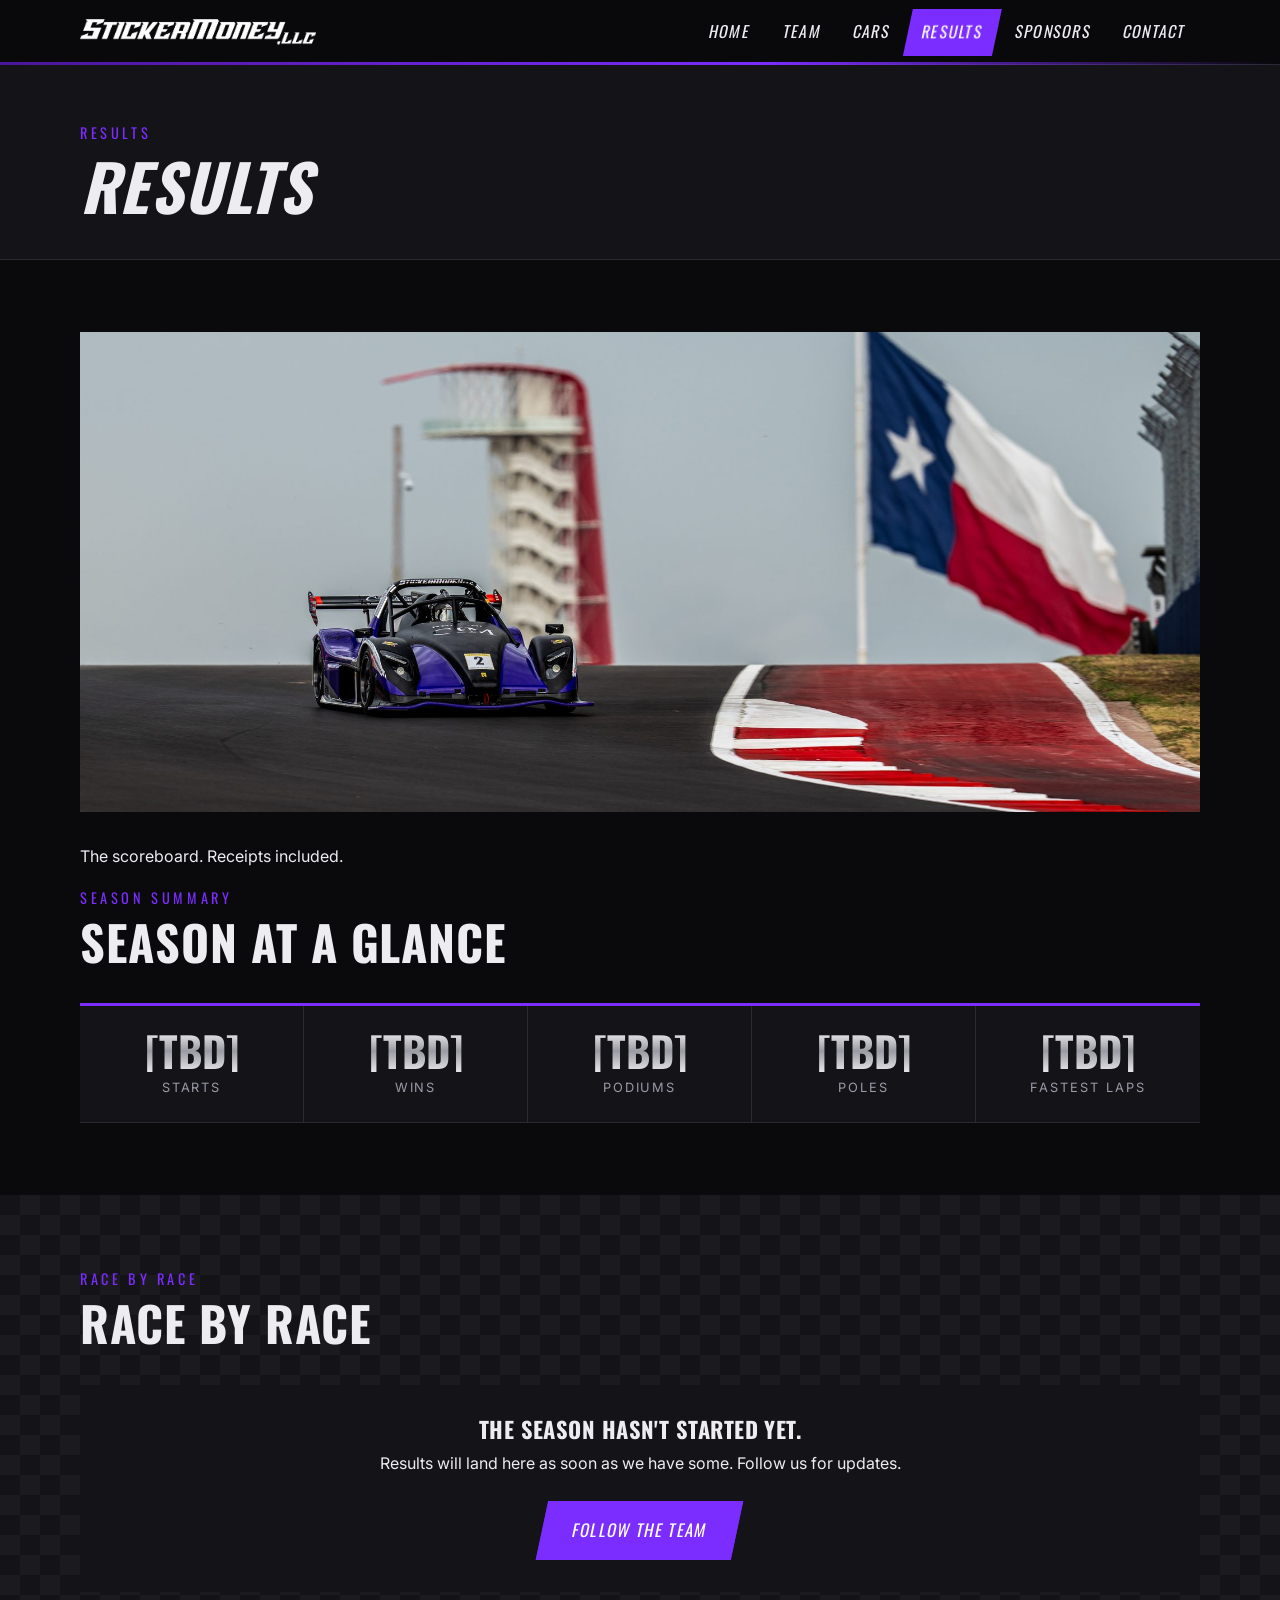
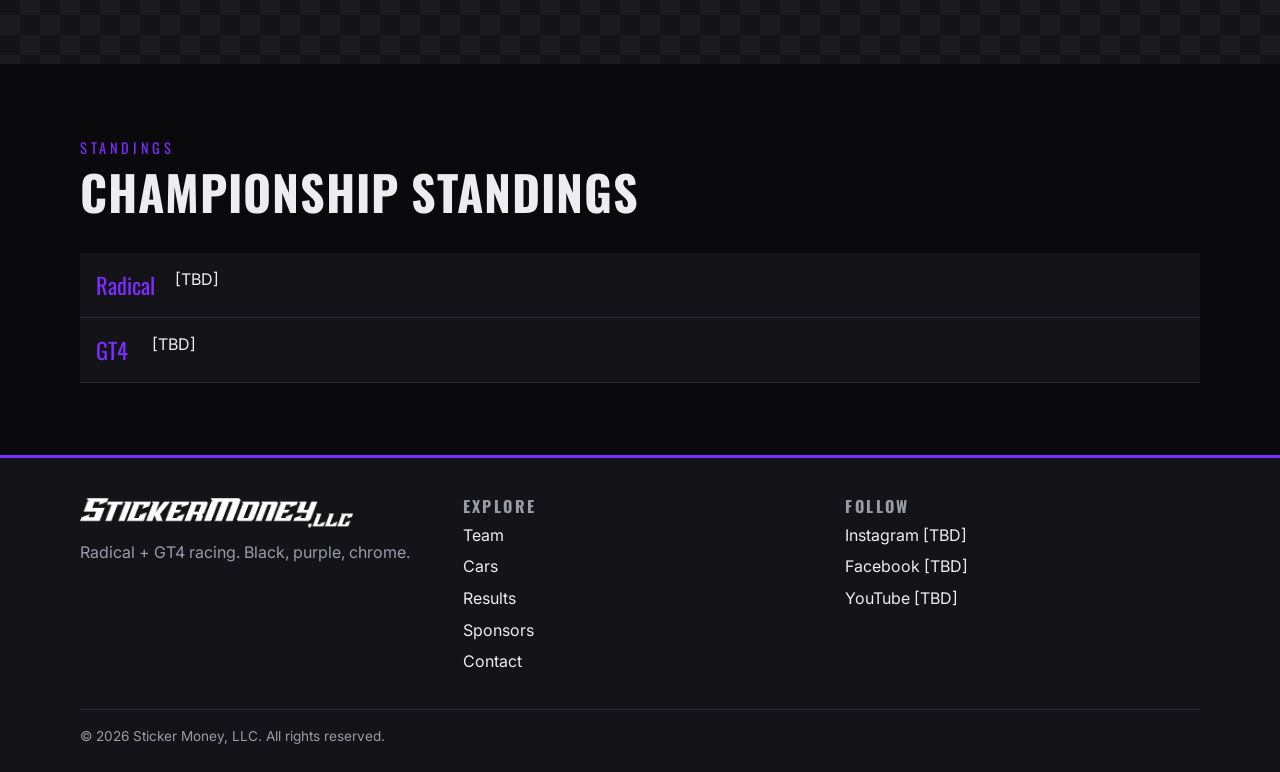
<file: results.html>
<!doctype html>
<html lang="en">
<head>
  <meta charset="utf-8">
  <meta name="viewport" content="width=device-width, initial-scale=1">
  <title>Results | Sticker Money Racing</title>
  <meta name="description" content="Sticker Money Racing: Radical and GT4 racing team. [TBD]">
  <link rel="preconnect" href="https://fonts.googleapis.com">
  <link rel="preconnect" href="https://fonts.gstatic.com" crossorigin>
  <link href="https://fonts.googleapis.com/css2?family=Inter:wght@400;600&family=Oswald:wght@500;700&display=swap" rel="stylesheet">
  <link rel="stylesheet" href="assets/css/style.css">
</head>
<body>
  <a class="skip-link" href="#main">Skip to content</a>
  <header class="site-header">
    <div class="container header-inner">
      <a class="brand" href="index.html"><img src="assets/img/logo-white.png" alt="Sticker Money Racing"></a>
      <button class="nav-toggle" aria-label="Menu" aria-expanded="false" aria-controls="site-nav"><span></span></button>
      <nav class="site-nav" id="site-nav" aria-label="Main">
        <ul>
          <li><a href="index.html">Home</a></li>
          <li><a href="team.html">Team</a></li>
          <li><a href="cars.html">Cars</a></li>
          <li><a href="results.html" aria-current="page">Results</a></li>
          <li><a href="sponsors.html">Sponsors</a></li>
          <li><a href="contact.html">Contact</a></li>
        </ul>
      </nav>
    </div>
  </header>

  <main id="main">
    <div class="page-title"><div class="container"><span class="eyebrow">Results</span><h1>Results</h1></div></div>
    <section class="section">
      <div class="container">
        <img src="assets/img/photos/radical-cota-tower.jpg" alt="Purple Radical in front of the COTA tower and a Texas flag" style="width:100%;aspect-ratio:21/9;object-fit:cover;margin-bottom:32px">
        <p class="reveal">The scoreboard. Receipts included.</p>
        <div class="section-head reveal"><span class="eyebrow">Season summary</span><h2>Season at a Glance</h2></div>
        <div class="stat-strip reveal">
          <div class="stat"><div class="stat-value">[TBD]</div><div class="stat-label">Starts</div></div>
          <div class="stat"><div class="stat-value">[TBD]</div><div class="stat-label">Wins</div></div>
          <div class="stat"><div class="stat-value">[TBD]</div><div class="stat-label">Podiums</div></div>
          <div class="stat"><div class="stat-value">[TBD]</div><div class="stat-label">Poles</div></div>
          <div class="stat"><div class="stat-value">[TBD]</div><div class="stat-label">Fastest laps</div></div>
        </div>
      </div>
    </section>
    <section class="section section-alt checkered">
      <div class="container">
        <div class="section-head reveal"><span class="eyebrow">Race by race</span><h2>Race by Race</h2></div>
        <div class="reveal" style="background:var(--panel);padding:32px;text-align:center">
          <h3>The season hasn't started yet.</h3>
          <p>Results will land here as soon as we have some. Follow us for updates.</p>
          <div class="btn-row" style="justify-content:center"><a class="btn" href="contact.html">Follow the Team</a></div>
        </div>
      </div>
    </section>
    <section class="section">
      <div class="container">
        <div class="section-head reveal"><span class="eyebrow">Standings</span><h2>Championship Standings</h2></div>
        <ul class="result-list reveal">
          <li><span class="pos">Radical</span><span>[TBD]</span></li>
          <li><span class="pos">GT4</span><span>[TBD]</span></li>
        </ul>
      </div>
    </section>
  </main>

  <footer class="site-footer">
    <div class="container">
      <div class="footer-grid">
        <div>
          <img src="assets/img/logo-white.png" alt="Sticker Money Racing" style="height:30px;width:auto;margin-bottom:12px">
          <p class="muted">Radical + GT4 racing. Black, purple, chrome.</p>
        </div>
        <div>
          <h4>Explore</h4>
          <ul>
            <li><a href="team.html">Team</a></li>
            <li><a href="cars.html">Cars</a></li>
            <li><a href="results.html">Results</a></li>
            <li><a href="sponsors.html">Sponsors</a></li>
            <li><a href="contact.html">Contact</a></li>
          </ul>
        </div>
        <div>
          <h4>Follow</h4>
          <ul>
            <li><a href="#">Instagram [TBD]</a></li>
            <li><a href="#">Facebook [TBD]</a></li>
            <li><a href="#">YouTube [TBD]</a></li>
          </ul>
        </div>
      </div>
      <div class="footer-bottom">&copy; 2026 Sticker Money, LLC. All rights reserved.</div>
    </div>
  </footer>
  <script src="assets/js/main.js"></script>
</body>
</html>
</file>
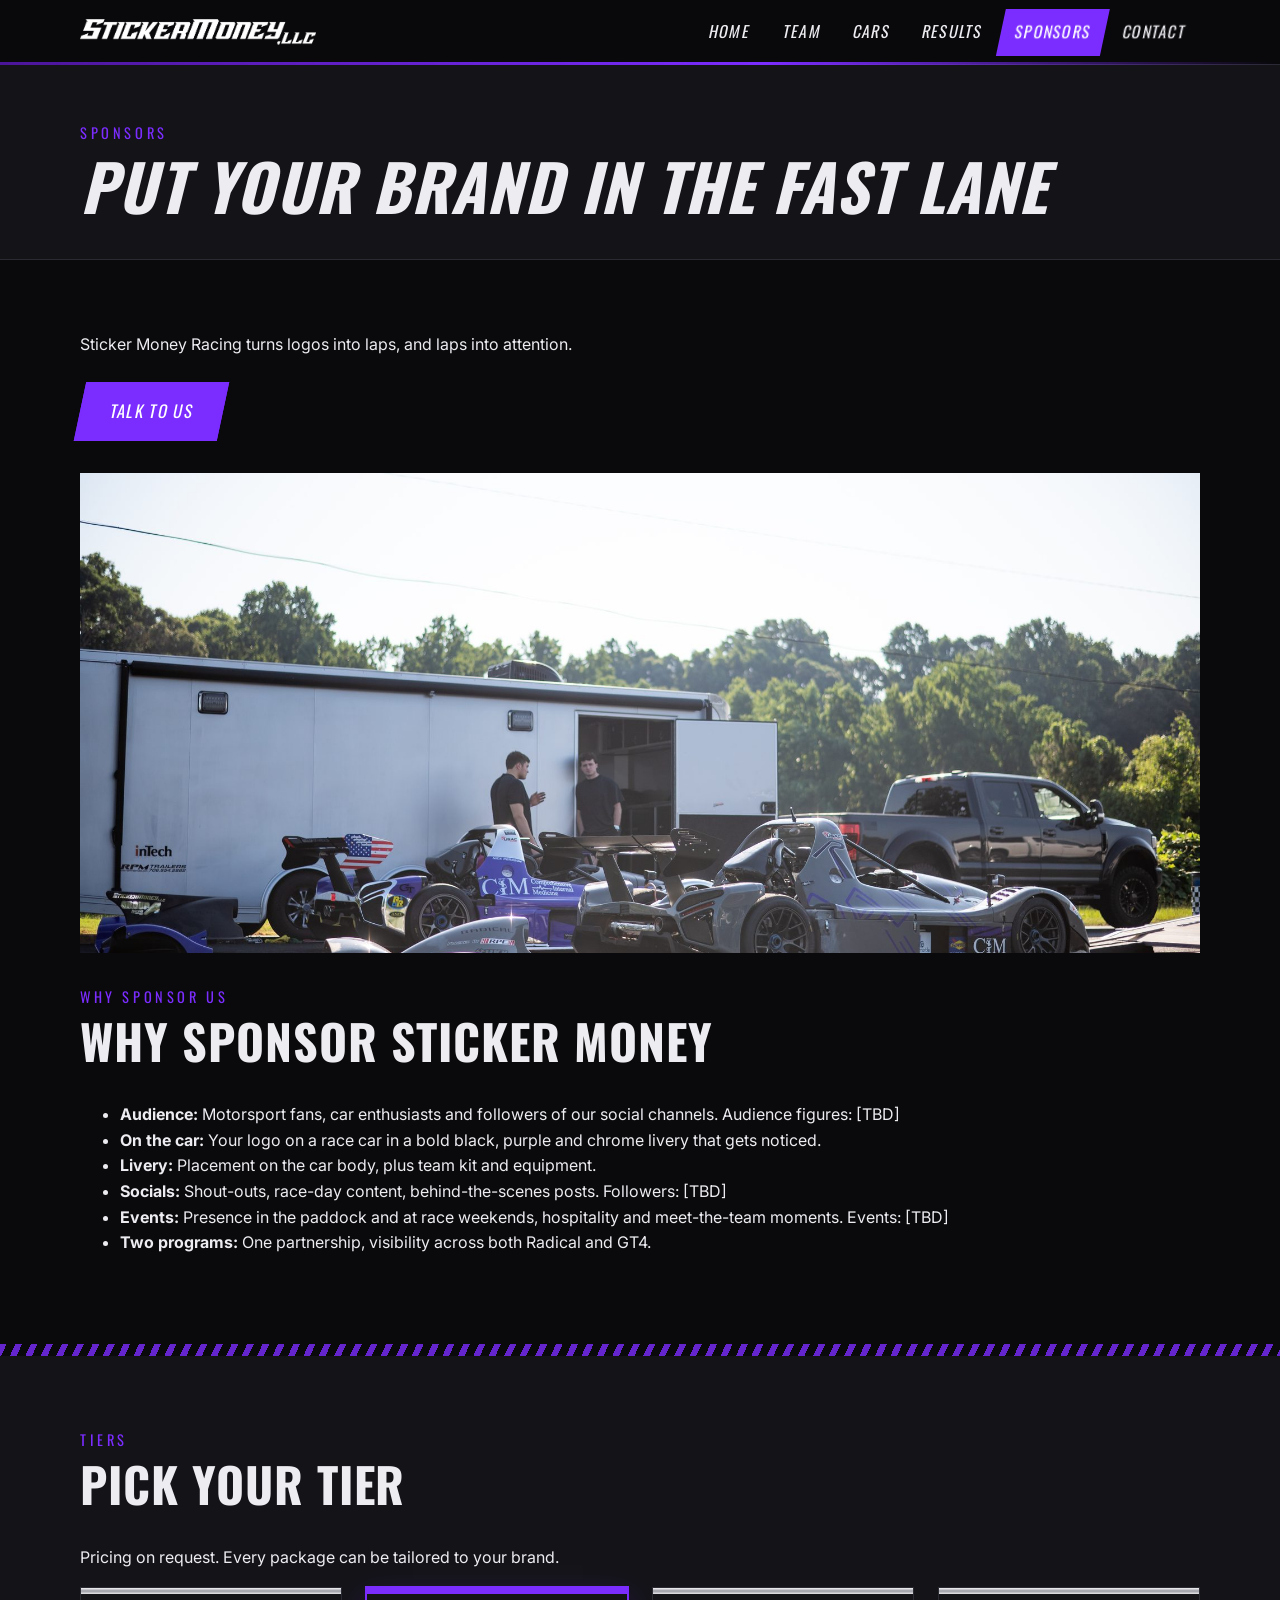
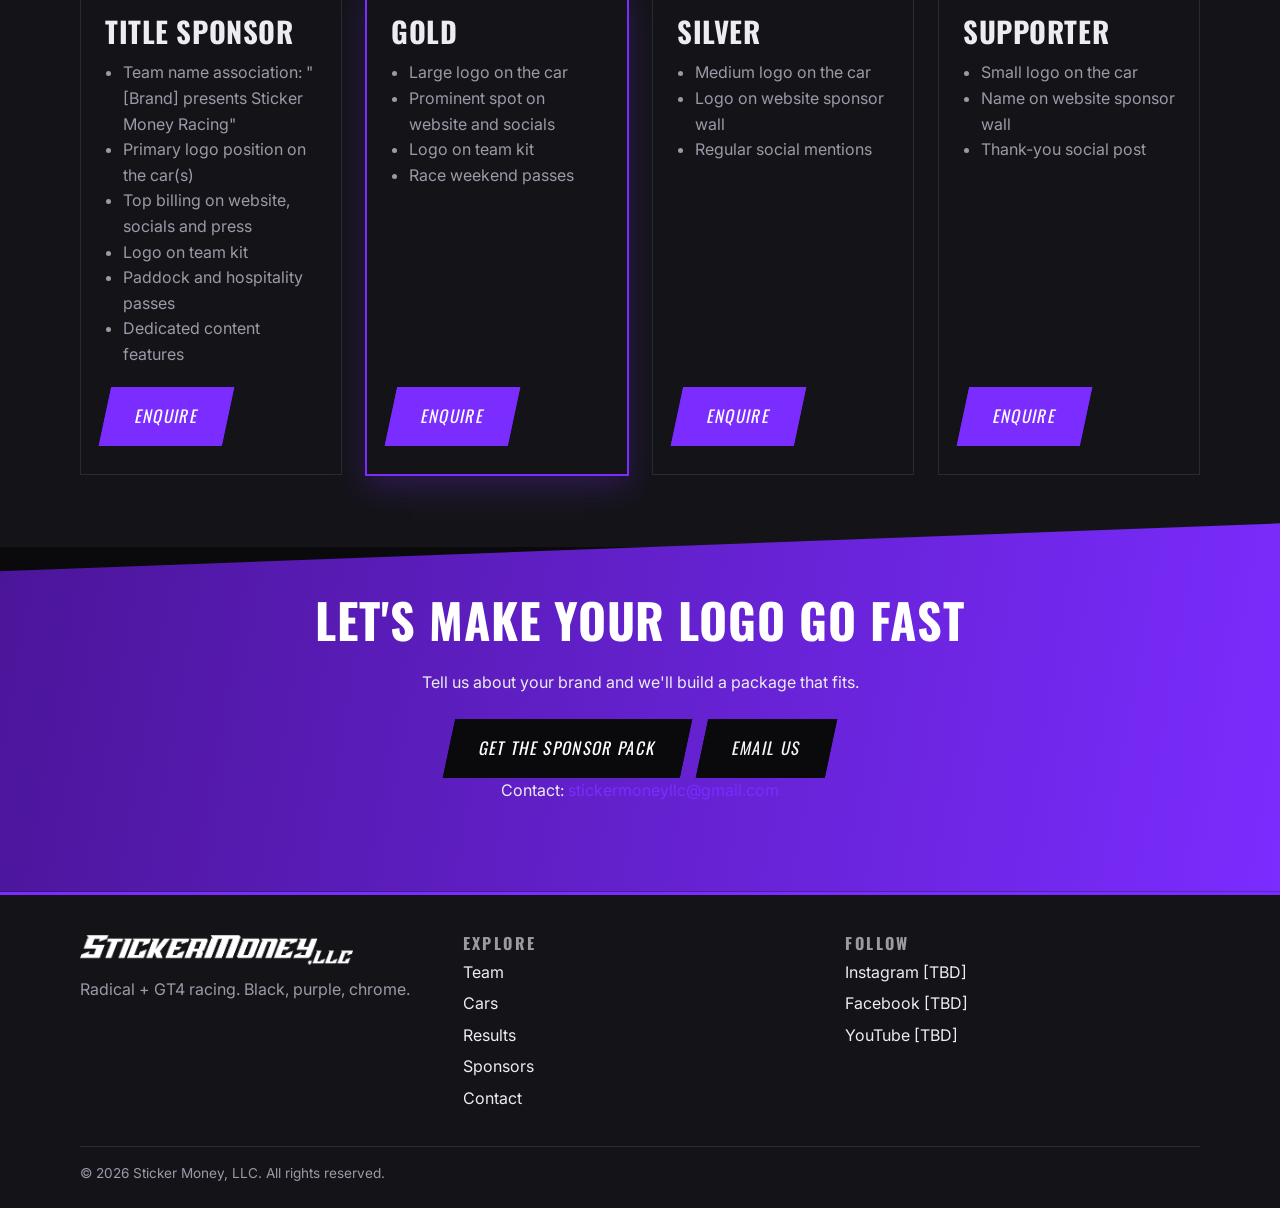
<file: sponsors.html>
<!doctype html>
<html lang="en">
<head>
  <meta charset="utf-8">
  <meta name="viewport" content="width=device-width, initial-scale=1">
  <title>Sponsors | Sticker Money Racing</title>
  <meta name="description" content="Sticker Money Racing: Radical and GT4 racing team. [TBD]">
  <link rel="preconnect" href="https://fonts.googleapis.com">
  <link rel="preconnect" href="https://fonts.gstatic.com" crossorigin>
  <link href="https://fonts.googleapis.com/css2?family=Inter:wght@400;600&family=Oswald:wght@500;700&display=swap" rel="stylesheet">
  <link rel="stylesheet" href="assets/css/style.css">
</head>
<body>
  <a class="skip-link" href="#main">Skip to content</a>
  <header class="site-header">
    <div class="container header-inner">
      <a class="brand" href="index.html"><img src="assets/img/logo-white.png" alt="Sticker Money Racing"></a>
      <button class="nav-toggle" aria-label="Menu" aria-expanded="false" aria-controls="site-nav"><span></span></button>
      <nav class="site-nav" id="site-nav" aria-label="Main">
        <ul>
          <li><a href="index.html">Home</a></li>
          <li><a href="team.html">Team</a></li>
          <li><a href="cars.html">Cars</a></li>
          <li><a href="results.html">Results</a></li>
          <li><a href="sponsors.html" aria-current="page">Sponsors</a></li>
          <li><a href="contact.html">Contact</a></li>
        </ul>
      </nav>
    </div>
  </header>

  <main id="main">
    <div class="page-title"><div class="container"><span class="eyebrow">Sponsors</span><h1>Put Your Brand in the Fast Lane</h1></div></div>
    <section class="section">
      <div class="container">
        <p class="reveal">Sticker Money Racing turns logos into laps, and laps into attention.</p>
        <div class="btn-row"><a class="btn" href="contact.html">Talk to Us</a></div>
        <img src="assets/img/photos/paddock-trailer.jpg" alt="Two Radicals and a race trailer in the paddock" style="width:100%;aspect-ratio:21/9;object-fit:cover;margin:32px 0">
        <div class="section-head reveal"><span class="eyebrow">Why sponsor us</span><h2>Why Sponsor Sticker Money</h2></div>
        <ul>
          <li><strong>Audience:</strong> Motorsport fans, car enthusiasts and followers of our social channels. Audience figures: [TBD]</li>
          <li><strong>On the car:</strong> Your logo on a race car in a bold black, purple and chrome livery that gets noticed.</li>
          <li><strong>Livery:</strong> Placement on the car body, plus team kit and equipment.</li>
          <li><strong>Socials:</strong> Shout-outs, race-day content, behind-the-scenes posts. Followers: [TBD]</li>
          <li><strong>Events:</strong> Presence in the paddock and at race weekends, hospitality and meet-the-team moments. Events: [TBD]</li>
          <li><strong>Two programs:</strong> One partnership, visibility across both Radical and GT4.</li>
        </ul>
      </div>
    </section>
    <hr class="stripes">
    <section class="section section-alt">
      <div class="container">
        <div class="section-head reveal"><span class="eyebrow">Tiers</span><h2>Pick Your Tier</h2></div>
        <p>Pricing on request. Every package can be tailored to your brand.</p>
        <div class="tier-grid">
          <article class="tier-card"><h3>Title Sponsor</h3>
            <ul>
              <li>Team name association: "[Brand] presents Sticker Money Racing"</li>
              <li>Primary logo position on the car(s)</li>
              <li>Top billing on website, socials and press</li>
              <li>Logo on team kit</li>
              <li>Paddock and hospitality passes</li>
              <li>Dedicated content features</li>
            </ul>
            <a class="btn" href="contact.html">Enquire</a></article>
          <article class="tier-card tier-featured"><h3>Gold</h3>
            <ul>
              <li>Large logo on the car</li>
              <li>Prominent spot on website and socials</li>
              <li>Logo on team kit</li>
              <li>Race weekend passes</li>
            </ul>
            <a class="btn" href="contact.html">Enquire</a></article>
          <article class="tier-card"><h3>Silver</h3>
            <ul>
              <li>Medium logo on the car</li>
              <li>Logo on website sponsor wall</li>
              <li>Regular social mentions</li>
            </ul>
            <a class="btn" href="contact.html">Enquire</a></article>
          <article class="tier-card"><h3>Supporter</h3>
            <ul>
              <li>Small logo on the car</li>
              <li>Name on website sponsor wall</li>
              <li>Thank-you social post</li>
            </ul>
            <a class="btn" href="contact.html">Enquire</a></article>
        </div>
      </div>
    </section>
    <section class="cta-band">
      <div class="container">
        <h2>Let's Make Your Logo Go Fast</h2>
        <p>Tell us about your brand and we'll build a package that fits.</p>
        <div class="btn-row"><a class="btn" href="contact.html">Get the Sponsor Pack</a><a class="btn btn-outline" href="contact.html">Email Us</a></div>
        <p>Contact: <a href="mailto:stickermoneyllc@gmail.com?subject=Sponsorship%20enquiry">stickermoneyllc@gmail.com</a></p>
      </div>
    </section>
  </main>

  <footer class="site-footer">
    <div class="container">
      <div class="footer-grid">
        <div>
          <img src="assets/img/logo-white.png" alt="Sticker Money Racing" style="height:30px;width:auto;margin-bottom:12px">
          <p class="muted">Radical + GT4 racing. Black, purple, chrome.</p>
        </div>
        <div>
          <h4>Explore</h4>
          <ul>
            <li><a href="team.html">Team</a></li>
            <li><a href="cars.html">Cars</a></li>
            <li><a href="results.html">Results</a></li>
            <li><a href="sponsors.html">Sponsors</a></li>
            <li><a href="contact.html">Contact</a></li>
          </ul>
        </div>
        <div>
          <h4>Follow</h4>
          <ul>
            <li><a href="#">Instagram [TBD]</a></li>
            <li><a href="#">Facebook [TBD]</a></li>
            <li><a href="#">YouTube [TBD]</a></li>
          </ul>
        </div>
      </div>
      <div class="footer-bottom">&copy; 2026 Sticker Money, LLC. All rights reserved.</div>
    </div>
  </footer>
  <script src="assets/js/main.js"></script>
</body>
</html>
</file>
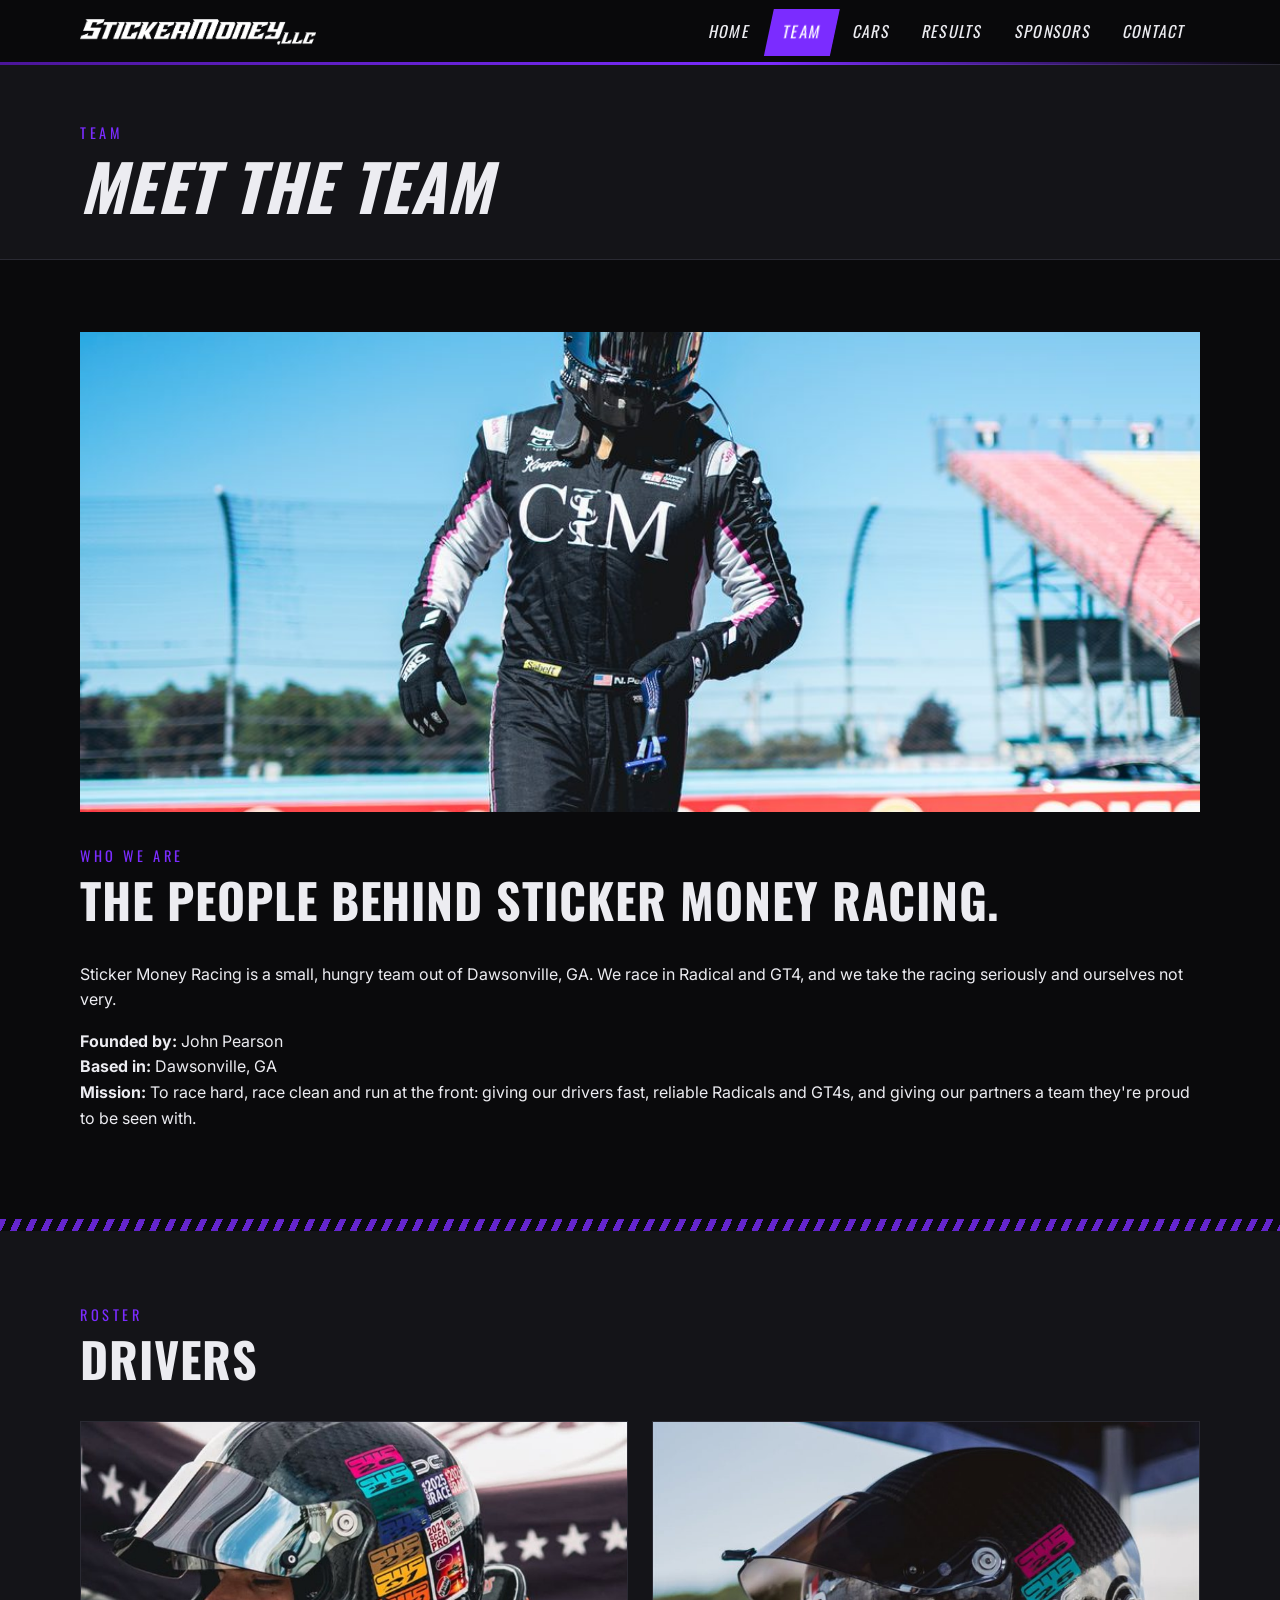
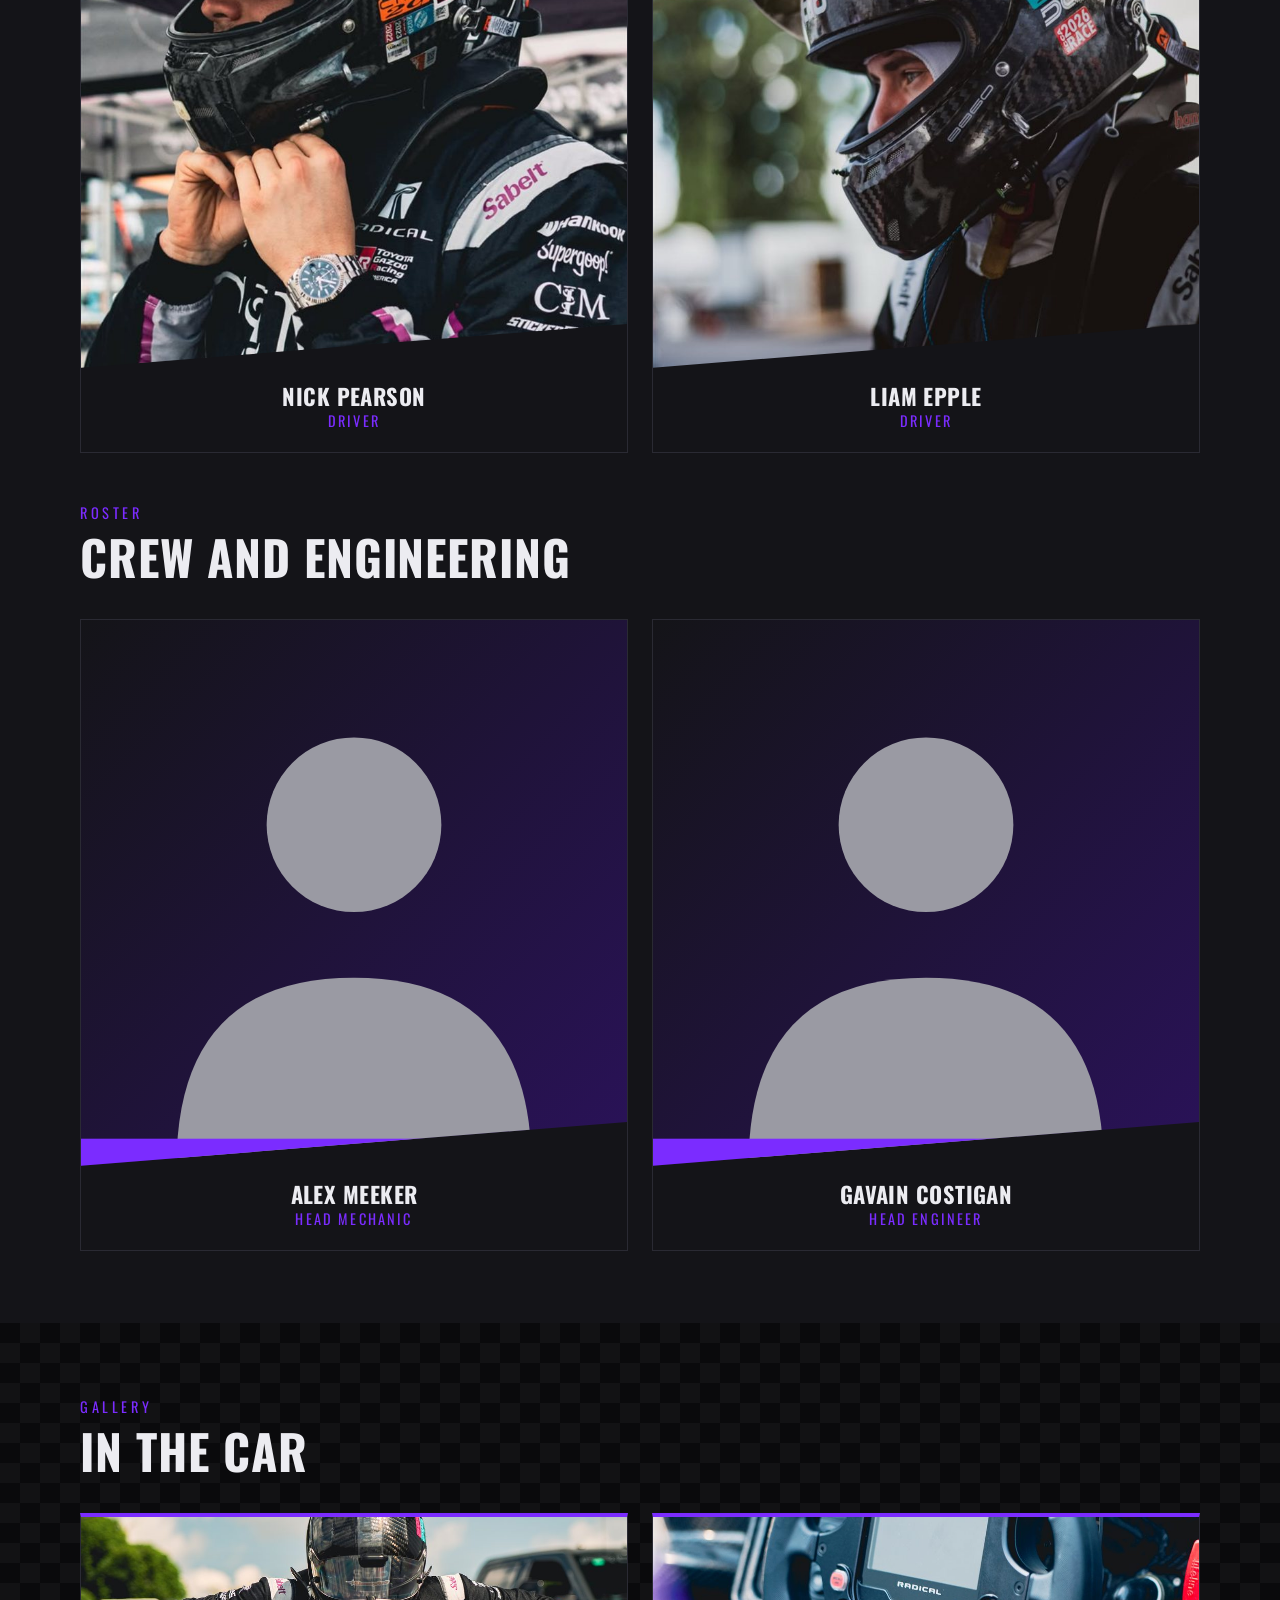
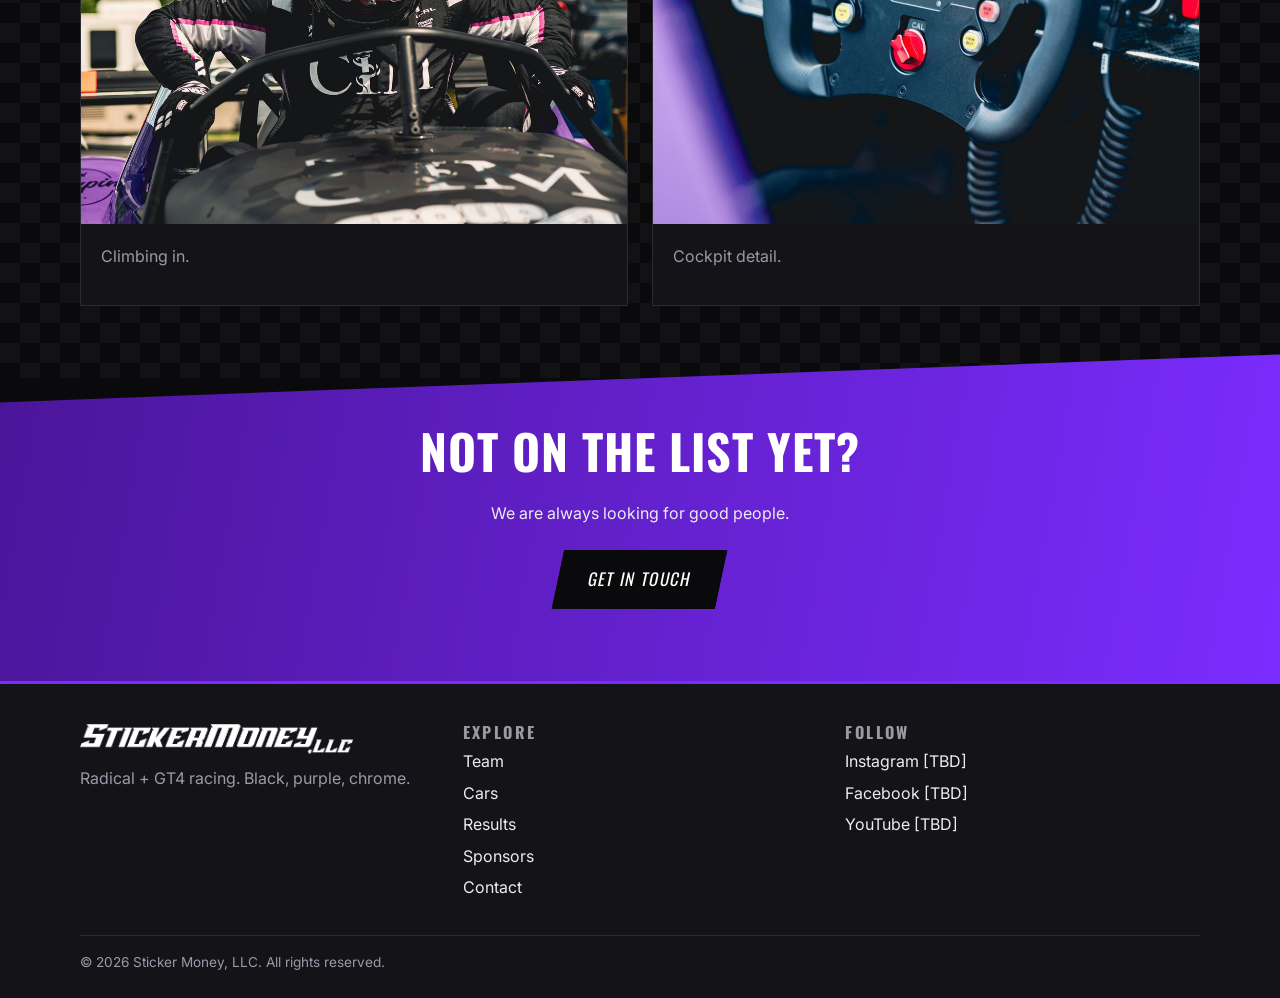
<file: team.html>
<!doctype html>
<html lang="en">
<head>
  <meta charset="utf-8">
  <meta name="viewport" content="width=device-width, initial-scale=1">
  <title>Team | Sticker Money Racing</title>
  <meta name="description" content="Sticker Money Racing: Radical and GT4 racing team. [TBD]">
  <link rel="preconnect" href="https://fonts.googleapis.com">
  <link rel="preconnect" href="https://fonts.gstatic.com" crossorigin>
  <link href="https://fonts.googleapis.com/css2?family=Inter:wght@400;600&family=Oswald:wght@500;700&display=swap" rel="stylesheet">
  <link rel="stylesheet" href="assets/css/style.css">
</head>
<body>
  <a class="skip-link" href="#main">Skip to content</a>
  <header class="site-header">
    <div class="container header-inner">
      <a class="brand" href="index.html"><img src="assets/img/logo-white.png" alt="Sticker Money Racing"></a>
      <button class="nav-toggle" aria-label="Menu" aria-expanded="false" aria-controls="site-nav"><span></span></button>
      <nav class="site-nav" id="site-nav" aria-label="Main">
        <ul>
          <li><a href="index.html">Home</a></li>
          <li><a href="team.html" aria-current="page">Team</a></li>
          <li><a href="cars.html">Cars</a></li>
          <li><a href="results.html">Results</a></li>
          <li><a href="sponsors.html">Sponsors</a></li>
          <li><a href="contact.html">Contact</a></li>
        </ul>
      </nav>
    </div>
  </header>

  <main id="main">
    <div class="page-title"><div class="container"><span class="eyebrow">Team</span><h1>Meet the Team</h1></div></div>
    <section class="section">
      <div class="container">
        <img src="assets/img/photos/driver-walk.jpg" alt="Driver in a black race suit and helmet walking across the pit lane" style="width:100%;aspect-ratio:21/9;object-fit:cover;margin-bottom:32px">
        <div class="section-head reveal"><span class="eyebrow">Who we are</span><h2>The people behind Sticker Money Racing.</h2></div>
        <p>Sticker Money Racing is a small, hungry team out of Dawsonville, GA. We race in Radical and GT4, and we take the racing seriously and ourselves not very.</p>
        <p><strong>Founded by:</strong> John Pearson<br><strong>Based in:</strong> Dawsonville, GA<br><strong>Mission:</strong> To race hard, race clean and run at the front: giving our drivers fast, reliable Radicals and GT4s, and giving our partners a team they're proud to be seen with.</p>
      </div>
    </section>
    <hr class="stripes">
    <section class="section section-alt">
      <div class="container">
        <div class="section-head reveal"><span class="eyebrow">Roster</span><h2>Drivers</h2></div>
        <div class="person-grid reveal">
          <article class="person-card"><img src="assets/img/photos/nick-pearson-headshot.jpg" alt="Nick Pearson fastening his helmet" style="object-position:50% 22%" loading="lazy">
            <h3>Nick Pearson</h3><div class="role">Driver</div></article>
          <article class="person-card"><img src="assets/img/photos/liam-epple.jpg" alt="Liam Epple in his carbon helmet" style="object-position:50% 40%" loading="lazy">
            <h3>Liam Epple</h3><div class="role">Driver</div></article>
        </div>
        <div class="section-head reveal" style="margin-top:48px"><span class="eyebrow">Roster</span><h2>Crew and engineering</h2></div>
        <div class="person-grid reveal">
          <article class="person-card"><img src="assets/img/placeholder-person.svg" alt="" data-todo="photo: crew portrait">
            <h3>Alex Meeker</h3><div class="role">Head Mechanic</div></article>
          <article class="person-card"><img src="assets/img/placeholder-person.svg" alt="" data-todo="photo: crew portrait">
            <h3>Gavain Costigan</h3><div class="role">Head Engineer</div></article>
        </div>
      </div>
    </section>
    <section class="section checkered">
      <div class="container">
        <div class="section-head reveal"><span class="eyebrow">Gallery</span><h2>In the car</h2></div>
        <div class="card-grid">
          <article class="card reveal"><img src="assets/img/photos/driver-climbing-in.jpg" alt="Driver climbing into a purple Radical cockpit">
            <div class="card-body"><p>Climbing in.</p></div></article>
          <article class="card reveal"><img src="assets/img/photos/radical-cockpit.jpg" alt="Radical steering wheel and digital display in the cockpit">
            <div class="card-body"><p>Cockpit detail.</p></div></article>
        </div>
      </div>
    </section>
    <section class="cta-band">
      <div class="container">
        <h2>Not on the list yet?</h2>
        <p>We are always looking for good people.</p>
        <div class="btn-row"><a class="btn" href="contact.html">Get in Touch</a></div>
      </div>
    </section>
  </main>

  <footer class="site-footer">
    <div class="container">
      <div class="footer-grid">
        <div>
          <img src="assets/img/logo-white.png" alt="Sticker Money Racing" style="height:30px;width:auto;margin-bottom:12px">
          <p class="muted">Radical + GT4 racing. Black, purple, chrome.</p>
        </div>
        <div>
          <h4>Explore</h4>
          <ul>
            <li><a href="team.html">Team</a></li>
            <li><a href="cars.html">Cars</a></li>
            <li><a href="results.html">Results</a></li>
            <li><a href="sponsors.html">Sponsors</a></li>
            <li><a href="contact.html">Contact</a></li>
          </ul>
        </div>
        <div>
          <h4>Follow</h4>
          <ul>
            <li><a href="#">Instagram [TBD]</a></li>
            <li><a href="#">Facebook [TBD]</a></li>
            <li><a href="#">YouTube [TBD]</a></li>
          </ul>
        </div>
      </div>
      <div class="footer-bottom">&copy; 2026 Sticker Money, LLC. All rights reserved.</div>
    </div>
  </footer>
  <script src="assets/js/main.js"></script>
</body>
</html>
</file>
<file: assets/css/style.css>
/* Sticker Money Racing - site styles. Tokens first, then base, layout, components. */
:root {
  --black: #0a0a0c;
  --panel: #141418;
  --purple: #7b2cff;
  --purple-deep: #4b1599;
  --chrome-light: #f4f4f6;
  --chrome-mid: #9a9aa3;
  --chrome-dark: #e6e6ea;
  --chrome: linear-gradient(180deg, #f4f4f6 0%, #9a9aa3 50%, #e6e6ea 100%);
  --text: #ececf1;
  --muted: #9a9aa8;
  --line: #2a2a33;
  --font-display: "Oswald", "Arial Narrow", Impact, sans-serif;
  --font-body: "Inter", system-ui, -apple-system, "Segoe UI", Roboto, sans-serif;
  --maxw: 1160px;
  --cut: 48px;
}

*, *::before, *::after { box-sizing: border-box; }
html { scroll-behavior: smooth; }
body {
  margin: 0; background: var(--black); color: var(--text);
  font-family: var(--font-body); font-size: 1rem; line-height: 1.6;
  overflow-x: hidden;
}
img, svg { max-width: 100%; height: auto; display: block; }
a { color: var(--purple); text-decoration: none; }
a:hover { color: var(--chrome-light); }
h1, h2, h3, h4 {
  font-family: var(--font-display); text-transform: uppercase; letter-spacing: .02em;
  line-height: 1.05; margin: 0 0 .5em; font-weight: 700;
}
h1 { font-size: clamp(2.6rem, 9vw, 5.5rem); font-style: italic; }
h2 { font-size: clamp(1.9rem, 5vw, 3rem); }
h3 { font-size: 1.4rem; }
p { margin: 0 0 1em; }
.chrome-text {
  background: var(--chrome); -webkit-background-clip: text; background-clip: text;
  -webkit-text-fill-color: transparent; color: transparent;
}
.muted { color: var(--muted); }
.container { width: 100%; max-width: var(--maxw); margin: 0 auto; padding: 0 20px; }
.skip-link { position: absolute; left: -999px; top: 0; background: var(--purple); color: #fff; padding: 8px 14px; z-index: 200; }
.skip-link:focus { left: 0; }
:focus-visible { outline: 2px solid var(--purple); outline-offset: 3px; }

/* ---------- Header / nav ---------- */
.site-header {
  position: sticky; top: 0; z-index: 100; background: rgba(10,10,12,.92);
  backdrop-filter: blur(8px); border-bottom: 1px solid var(--line);
}
.site-header::after {
  content: ""; position: absolute; left: 0; right: 0; bottom: -1px; height: 3px;
  background: linear-gradient(90deg, var(--purple-deep), var(--purple) 60%, transparent);
}
.site-header.is-scrolled { box-shadow: 0 6px 24px rgba(0,0,0,.6); }
.header-inner { display: flex; align-items: center; justify-content: space-between; min-height: 64px; gap: 16px; }
.brand { display: flex; align-items: center; }
.brand img { height: 26px; width: auto; }
@media (max-width: 400px) { .brand img { height: 20px; } }
.nav-toggle {
  display: none; background: none; border: 1px solid var(--line); color: var(--text);
  width: 44px; height: 44px; border-radius: 4px; cursor: pointer; padding: 0;
}
.nav-toggle span, .nav-toggle span::before, .nav-toggle span::after {
  display: block; width: 22px; height: 2px; background: var(--text); margin: 0 auto; position: relative; content: "";
}
.nav-toggle span::before { position: absolute; top: -7px; left: 0; }
.nav-toggle span::after { position: absolute; top: 7px; left: 0; }
.site-nav ul { list-style: none; display: flex; gap: 4px; margin: 0; padding: 0; }
.site-nav a {
  display: block; padding: 10px 14px; color: var(--text); font-family: var(--font-display);
  text-transform: uppercase; letter-spacing: .08em; font-size: 1rem; transform: skewX(-12deg);
}
.site-nav a:hover, .site-nav a[aria-current="page"] { background: var(--purple); color: #fff; }

/* ---------- Buttons ---------- */
.btn {
  display: inline-block; font-family: var(--font-display); text-transform: uppercase; letter-spacing: .08em;
  font-size: 1.05rem; padding: 14px 28px; border: 2px solid var(--purple); color: #fff; background: var(--purple);
  transform: skewX(-12deg); cursor: pointer; transition: background .15s, color .15s;
}
.btn:hover { background: var(--purple-deep); border-color: var(--purple-deep); color: #fff; }
.btn-outline { background: transparent; border-color: var(--chrome-mid); color: var(--chrome-light); }
.btn-outline:hover { background: var(--chrome-light); border-color: var(--chrome-light); color: var(--black); }
.btn-row { display: flex; flex-wrap: wrap; gap: 16px; margin-top: 24px; }

/* ---------- Sections ---------- */
.section { position: relative; padding: 72px 0; }
.section-alt { background: var(--panel); }
.section-angled { /* angled top and bottom edges; put on a .section */
  clip-path: polygon(0 var(--cut), 100% 0, 100% calc(100% - var(--cut)), 0 100%);
  padding: calc(var(--cut) + 56px) 0; margin: calc(var(--cut) * -.5) 0;
}
.section-head { margin-bottom: 36px; }
.section-head .eyebrow, .eyebrow {
  display: block; color: var(--purple); font-family: var(--font-display); text-transform: uppercase;
  letter-spacing: .25em; font-size: .9rem; margin-bottom: 8px;
}
.stripes { /* thin purple speed stripes divider */
  height: 12px; margin: 0; border: 0;
  background: repeating-linear-gradient(115deg, var(--purple) 0 6px, transparent 6px 14px);
  opacity: .8;
}
.checkered { /* subtle checkered backdrop; add to any section */
  background-image:
    linear-gradient(45deg, rgba(255,255,255,.03) 25%, transparent 25%, transparent 75%, rgba(255,255,255,.03) 75%),
    linear-gradient(45deg, rgba(255,255,255,.03) 25%, transparent 25%, transparent 75%, rgba(255,255,255,.03) 75%);
  background-size: 40px 40px; background-position: 0 0, 20px 20px;
}
.page-title { padding: 56px 0 40px; background: var(--panel); border-bottom: 1px solid var(--line); position: relative; }
.page-title h1 { font-size: clamp(2.2rem, 7vw, 4rem); margin: 0; }

/* ---------- Hero ---------- */
.hero { position: relative; overflow: hidden; padding: 56px 0 96px; background:
  radial-gradient(ellipse at 80% 20%, rgba(123,44,255,.35), transparent 60%), var(--black);
  clip-path: polygon(0 0, 100% 0, 100% calc(100% - 40px), 0 100%); }
.hero::before { content: ""; position: absolute; inset: 0; opacity: .6; pointer-events: none;
  background: repeating-linear-gradient(115deg, transparent 0 60px, rgba(123,44,255,.12) 60px 64px); }
.hero-inner { position: relative; display: grid; gap: 32px; align-items: center; grid-template-columns: 1fr 1.2fr; }
.hero .tagline { font-size: 1.2rem; color: var(--muted); max-width: 32ch; }
.hero-media img { width: 100%; filter: drop-shadow(0 18px 30px rgba(123,44,255,.4)); }

/* ---------- Card grid / cards ---------- */
.card-grid { display: grid; gap: 24px; grid-template-columns: repeat(auto-fit, minmax(260px, 1fr)); }
.card {
  background: var(--panel); border: 1px solid var(--line); border-top: 4px solid var(--purple);
  overflow: hidden; display: flex; flex-direction: column; transition: transform .2s, border-color .2s;
}
.card:hover { transform: translateY(-4px); border-color: var(--purple); }
.card img { width: 100%; aspect-ratio: 16 / 9; object-fit: cover; background: var(--black); }
.card-body { padding: 20px; display: flex; flex-direction: column; flex: 1; }
.card-body p { color: var(--muted); }
.card-body .btn { align-self: flex-start; margin-top: auto; }
.card-link { color: inherit; display: block; }

/* ---------- Stat strip ---------- */
.stat-strip {
  display: grid; grid-template-columns: repeat(auto-fit, minmax(140px, 1fr)); gap: 0;
  background: var(--panel); border-top: 3px solid var(--purple); border-bottom: 1px solid var(--line);
}
.stat { padding: 24px 16px; text-align: center; border-right: 1px solid var(--line); }
.stat:last-child { border-right: 0; }
.stat-value { font-family: var(--font-display); font-size: 2.6rem; font-weight: 700; line-height: 1;
  background: var(--chrome); -webkit-background-clip: text; background-clip: text; -webkit-text-fill-color: transparent; }
.stat-label { color: var(--muted); text-transform: uppercase; letter-spacing: .15em; font-size: .8rem; margin-top: 6px; }

/* ---------- Person card ---------- */
.person-grid { display: grid; gap: 24px; grid-template-columns: repeat(auto-fit, minmax(220px, 1fr)); }
.person-card { background: var(--panel); border: 1px solid var(--line); text-align: center; padding-bottom: 20px; }
.person-card img { width: 100%; aspect-ratio: 1; object-fit: cover; clip-path: polygon(0 0, 100% 0, 100% 92%, 0 100%); }
.person-card h3 { margin: 16px 0 2px; }
.person-card .role { color: var(--purple); font-family: var(--font-display); text-transform: uppercase; letter-spacing: .15em; font-size: .9rem; }
.person-card p { color: var(--muted); padding: 0 16px; margin: 10px 0 0; font-size: .95rem; }

/* ---------- Car spec table ---------- */
.spec-table { width: 100%; border-collapse: collapse; background: var(--panel); }
.spec-table caption { text-align: left; font-family: var(--font-display); text-transform: uppercase; font-size: 1.4rem; padding: 0 0 10px; }
.spec-table th, .spec-table td { text-align: left; padding: 12px 16px; border-bottom: 1px solid var(--line); }
.spec-table th { width: 40%; color: var(--purple); font-family: var(--font-display); text-transform: uppercase; letter-spacing: .08em; font-weight: 500; }
.spec-table tr:nth-child(even) { background: rgba(255,255,255,.02); }

/* ---------- Sponsors ---------- */
.sponsor-grid { display: grid; gap: 16px; grid-template-columns: repeat(auto-fit, minmax(160px, 1fr)); }
.sponsor-logo {
  display: flex; align-items: center; justify-content: center; min-height: 90px; padding: 16px;
  background: var(--panel); border: 1px solid var(--line); color: var(--muted);
  font-family: var(--font-display); text-transform: uppercase; letter-spacing: .1em; text-align: center;
}
.sponsor-logo img { max-height: 60px; width: auto; }
.sponsor-strip { background: var(--panel); border-top: 1px solid var(--line); border-bottom: 1px solid var(--line); padding: 36px 0; }
.tier-grid { display: grid; gap: 24px; grid-template-columns: repeat(auto-fit, minmax(240px, 1fr)); align-items: stretch; }
.tier-card { background: var(--panel); border: 1px solid var(--line); padding: 28px 24px; display: flex; flex-direction: column; position: relative; }
.tier-card::before { content: ""; position: absolute; left: 0; top: 0; right: 0; height: 6px; background: var(--chrome); }
.tier-card h3 { font-size: 1.8rem; }
.tier-card .price { font-family: var(--font-display); font-size: 2.2rem; color: var(--purple); margin-bottom: 12px; }
.tier-card ul { padding-left: 18px; color: var(--muted); margin: 0 0 20px; }
.tier-card .btn { align-self: flex-start; margin-top: auto; }
.tier-featured { border-color: var(--purple); box-shadow: 0 0 0 1px var(--purple), 0 12px 30px rgba(123,44,255,.25); }
.tier-featured::before { background: var(--purple); }

/* ---------- CTA band ---------- */
.cta-band {
  background: linear-gradient(100deg, var(--purple-deep), var(--purple)); text-align: center;
  padding: calc(var(--cut) + 24px) 0; margin-top: calc(var(--cut) * -.5);
  clip-path: polygon(0 var(--cut), 100% 0, 100% 100%, 0 100%);
}
.cta-band h2 { color: #fff; }
.cta-band p { max-width: 55ch; margin: 0 auto 1em; }
.cta-band .btn { background: var(--black); border-color: var(--black); }
.cta-band .btn:hover { background: var(--chrome-light); color: var(--black); border-color: var(--chrome-light); }
.cta-band .btn-row { justify-content: center; }

/* ---------- Form ---------- */
.form { display: grid; gap: 18px; max-width: 640px; }
.form label { display: block; font-family: var(--font-display); text-transform: uppercase; letter-spacing: .1em; font-size: .9rem; margin-bottom: 6px; }
.form input, .form select, .form textarea {
  width: 100%; background: var(--panel); color: var(--text); border: 1px solid var(--line);
  border-left: 4px solid var(--purple); padding: 12px 14px; font: inherit; border-radius: 0;
}
.form input:focus, .form select:focus, .form textarea:focus { outline: 2px solid var(--purple); border-color: var(--purple); }
.form textarea { min-height: 140px; resize: vertical; }
.form .btn { justify-self: start; }

/* ---------- Results teaser ---------- */
.result-list { list-style: none; padding: 0; margin: 0; }
.result-list li { display: flex; flex-wrap: wrap; gap: 8px 20px; padding: 14px 16px; border-bottom: 1px solid var(--line); background: var(--panel); }
.result-list .pos { font-family: var(--font-display); font-size: 1.4rem; color: var(--purple); min-width: 3ch; }

/* ---------- Footer ---------- */
.site-footer { background: var(--panel); border-top: 3px solid var(--purple); padding: 40px 0 24px; margin-top: 0; }
.footer-grid { display: grid; gap: 28px; grid-template-columns: repeat(auto-fit, minmax(200px, 1fr)); }
.site-footer h4 { color: var(--chrome-mid); font-size: 1rem; letter-spacing: .15em; }
.site-footer ul { list-style: none; margin: 0; padding: 0; }
.site-footer li { margin-bottom: 6px; }
.site-footer a { color: var(--text); }
.site-footer a:hover { color: var(--purple); }
.footer-bottom { border-top: 1px solid var(--line); margin-top: 28px; padding-top: 16px; color: var(--muted); font-size: .85rem; }

/* ---------- Reveal effect (only when JS is on) ---------- */
.js-on .reveal { opacity: 0; transform: translateY(18px); transition: opacity .5s, transform .5s; }
.js-on .reveal.in { opacity: 1; transform: none; }
@media (prefers-reduced-motion: reduce) {
  html { scroll-behavior: auto; }
  .js-on .reveal { opacity: 1; transform: none; transition: none; }
  .card, .btn { transition: none; }
}

/* ---------- Responsive ---------- */
@media (max-width: 860px) {
  .hero-inner { grid-template-columns: 1fr; }
  .hero-media { order: -1; }
  .nav-toggle { display: block; }
  .site-nav { display: none; position: absolute; left: 0; right: 0; top: 100%; background: var(--black); border-bottom: 3px solid var(--purple); }
  .site-nav.is-open { display: block; }
  .site-nav ul { flex-direction: column; padding: 8px 20px 16px; }
  .site-nav a { transform: none; padding: 14px 8px; border-bottom: 1px solid var(--line); }
  .section { padding: 56px 0; }
  :root { --cut: 28px; }
}
@media (max-width: 420px) {
  .btn { padding: 12px 20px; }
  .btn-row .btn { width: 100%; text-align: center; }
  .stat-value { font-size: 2rem; }
}

/* ---------- Photo hero (full-bleed photo + dark gradient for readable text) ---------- */
.hero-photo { min-height: 78vh; display: flex; align-items: center; padding: 96px 0 140px; }
.hero-photo .hero-bg { position: absolute; inset: 0; width: 100%; height: 100%; object-fit: cover; }
.hero-photo::before { z-index: 1; opacity: 1; background:
  linear-gradient(90deg, rgba(10,10,12,.92) 0%, rgba(10,10,12,.7) 45%, rgba(10,10,12,.15) 100%),
  linear-gradient(0deg, rgba(10,10,12,.85) 0%, transparent 40%); }
.hero-photo .hero-inner { z-index: 2; grid-template-columns: 1fr; }
.hero-photo .hero-inner > div { max-width: 640px; }
.hero-photo .tagline { color: var(--text); }
@media (max-width: 860px) {
  .hero-photo { min-height: 70vh; padding: 64px 0 100px; }
  .hero-photo::before { background: linear-gradient(0deg, rgba(10,10,12,.92) 0%, rgba(10,10,12,.6) 60%, rgba(10,10,12,.4) 100%); }
}

/* Hero photo tweaks (leader): keep the car in frame on phones, readable eyebrow over photos */
.hero-photo .hero-bg { object-position: 50% 60%; }
.hero-photo .eyebrow { color: #b48cff; text-shadow: 0 1px 6px rgba(0,0,0,.8); }
@media (max-width: 860px) { .hero-photo .hero-bg { object-position: 68% 60%; } }
</file>
